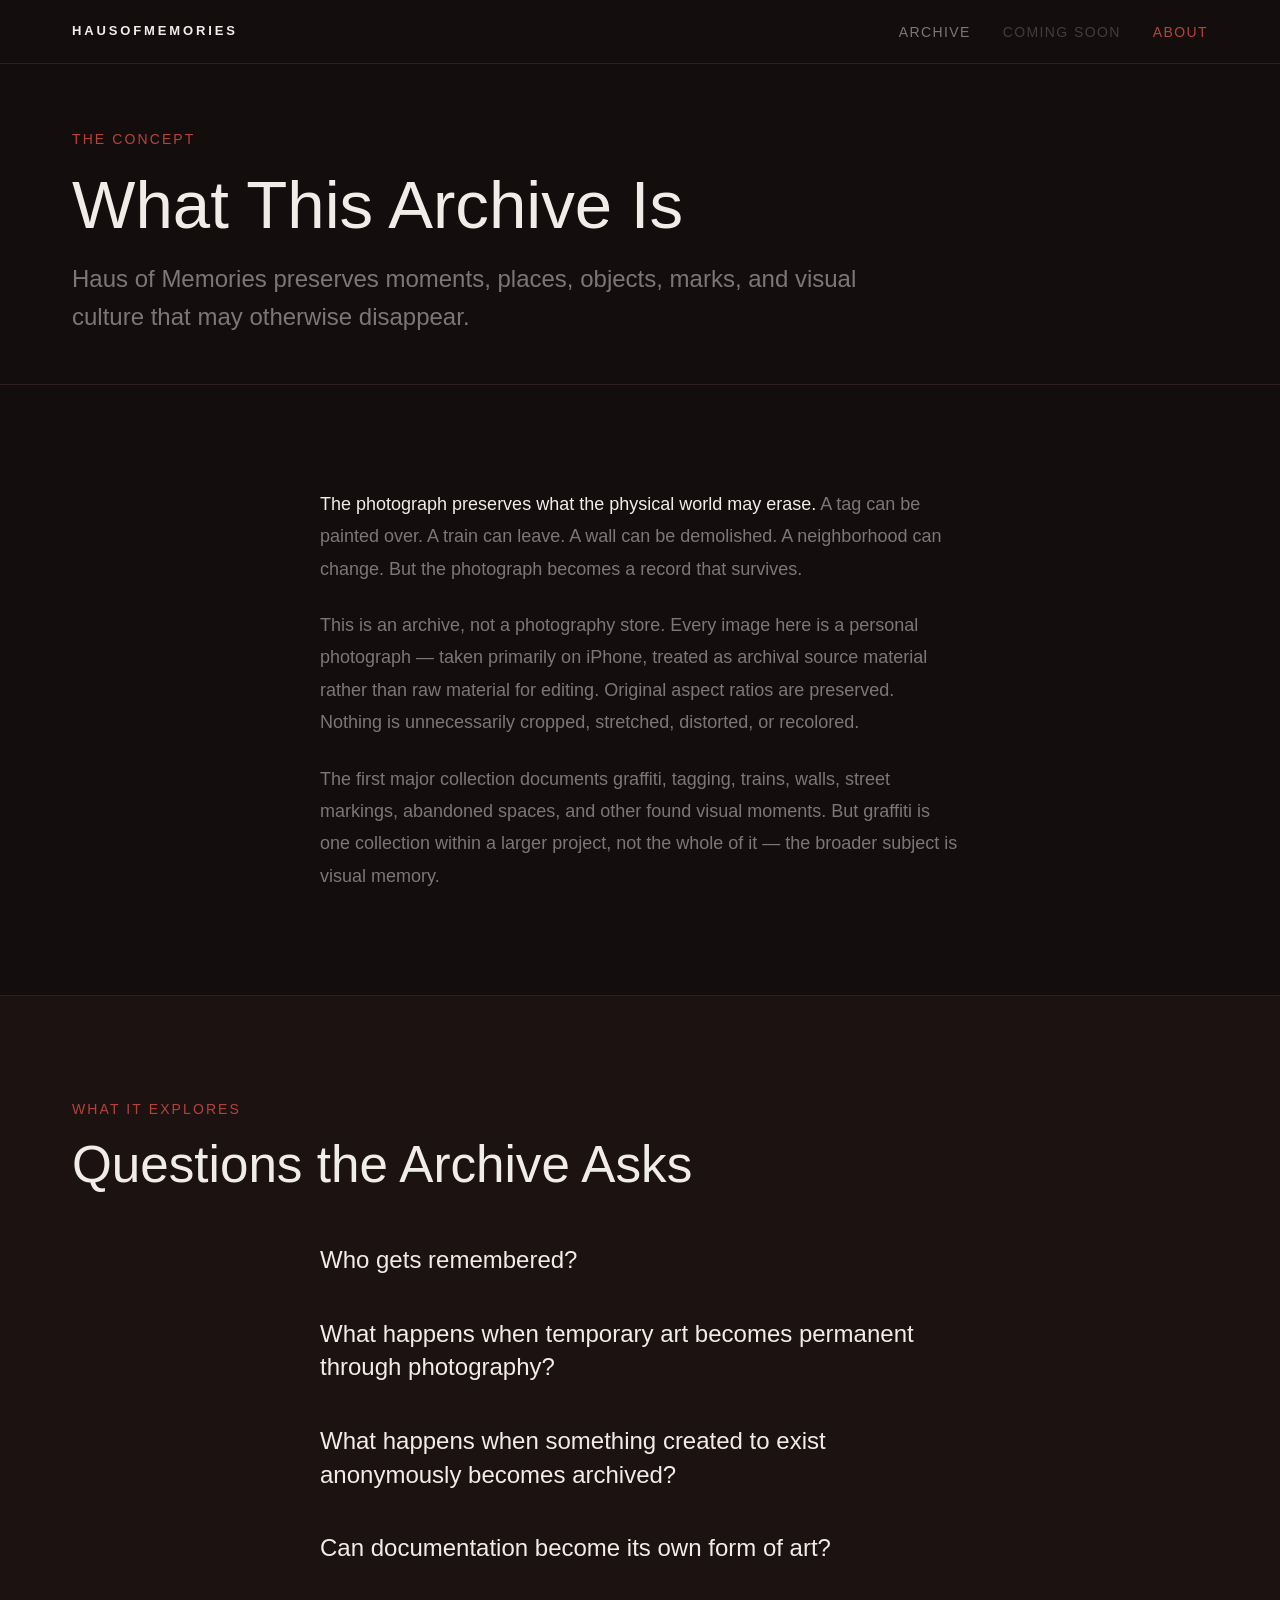
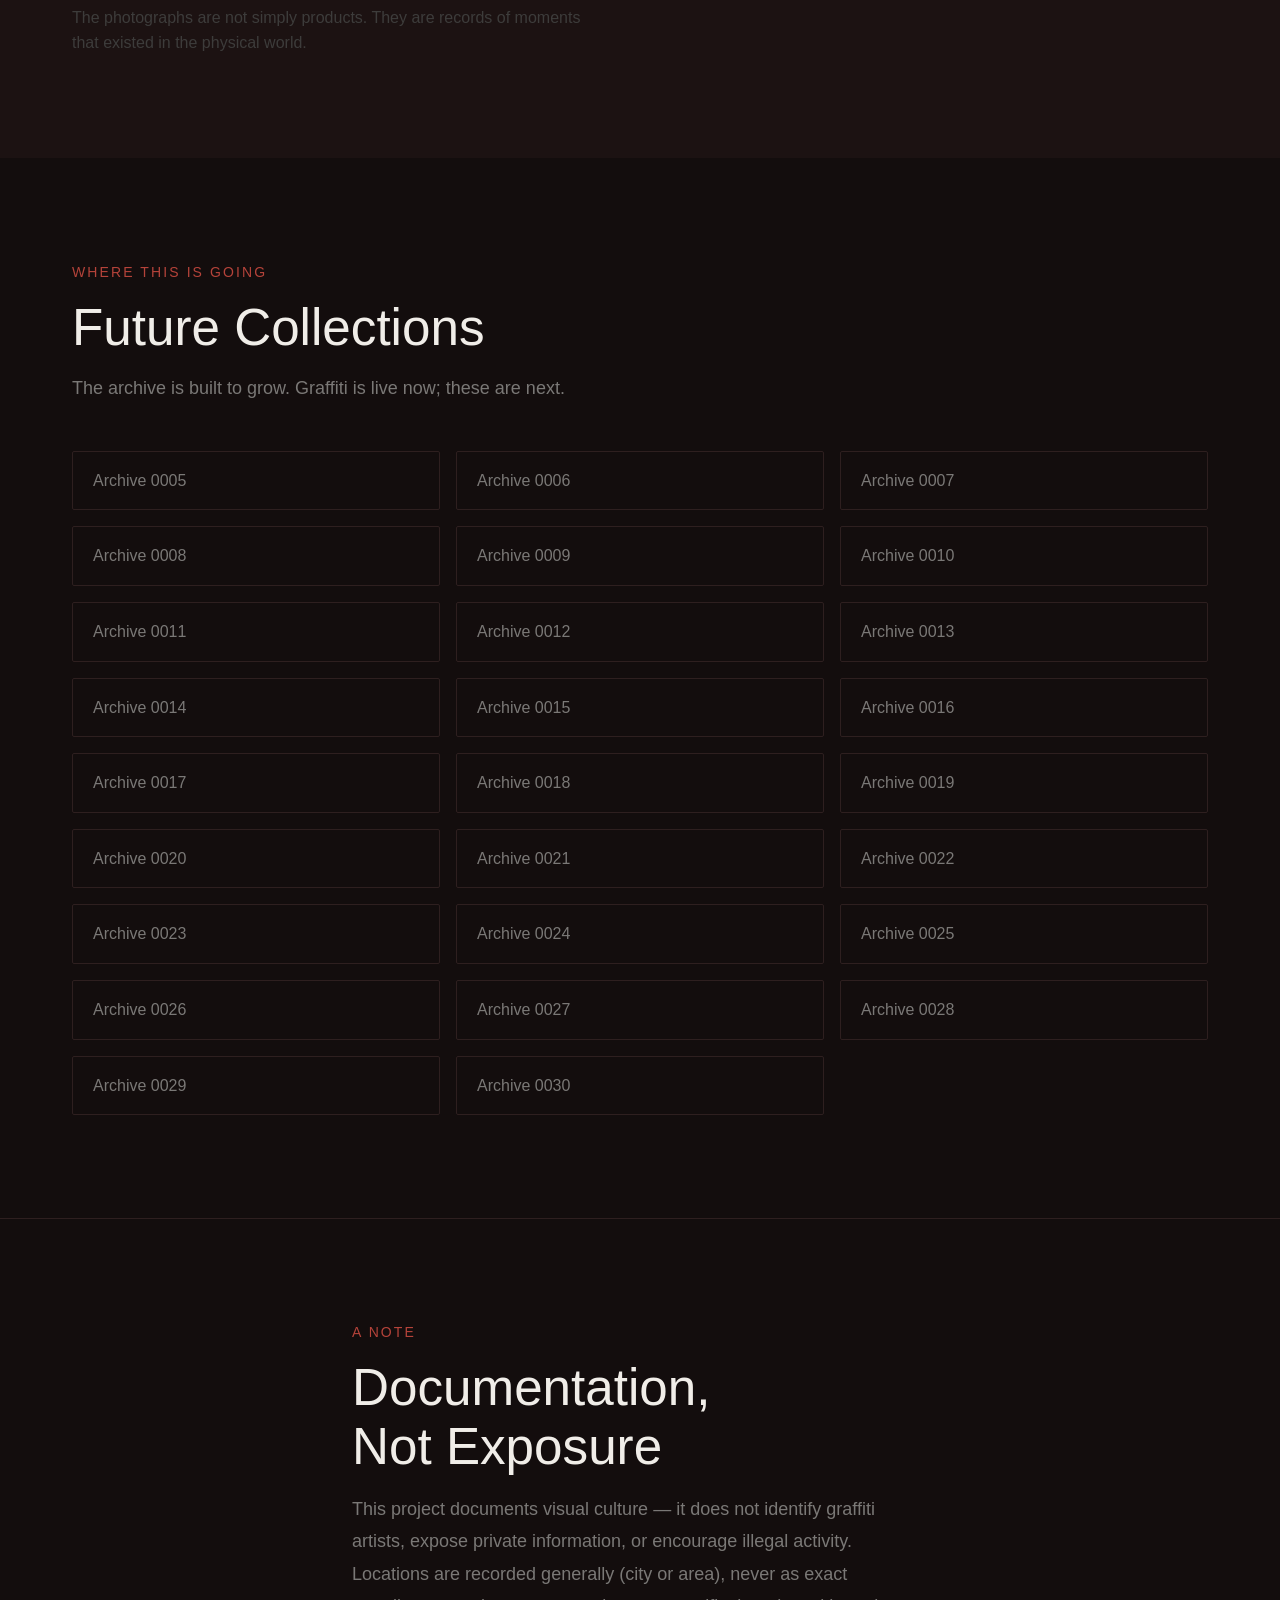
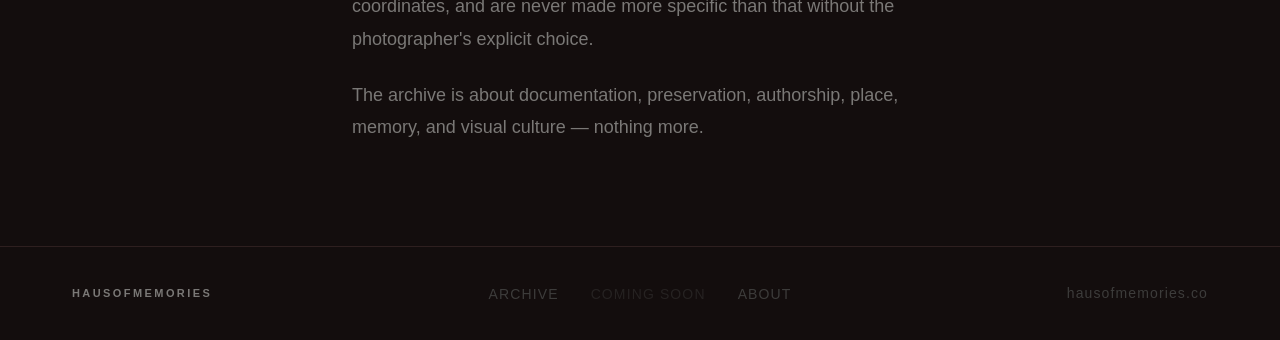
<file: about.html>
<!DOCTYPE html>
<html lang="en">
<head>
  <meta charset="UTF-8" />
  <meta name="viewport" content="width=device-width, initial-scale=1.0" />
  <title>About — Haus of Memories</title>
  <meta name="description" content="Haus of Memories is a photographic archive of visual culture that would otherwise disappear — graffiti, trains, walls, signs, and more." />

  <!-- Fonts: Clash Display (display) + Satoshi (body) from Fontshare -->
  <link href="https://api.fontshare.com/v2/css?f[]=clash-display@400,500,600,700&f[]=satoshi@400,500,700&display=swap" rel="stylesheet" />

  <link rel="stylesheet" href="base.css" />
  <link rel="stylesheet" href="style.css" />
  <script src="archive-data.js"></script>

  <style>
    .prose {
      max-width: var(--content-narrow);
      margin: 0 auto;
    }

    .prose p {
      font-family: var(--font-body);
      font-size: var(--text-base);
      color: var(--color-text-muted);
      line-height: 1.8;
      margin-bottom: var(--space-6);
      max-width: 100%;
    }

    .prose p:last-child { margin-bottom: 0; }

    .prose strong {
      color: var(--color-text);
      font-weight: 500;
    }

    .question-block {
      margin-bottom: var(--space-10);
    }

    .question-block:last-child { margin-bottom: 0; }

    .question-block p {
      font-family: var(--font-display);
      font-size: var(--text-lg);
      font-weight: 500;
      color: var(--color-text);
      line-height: 1.4;
      margin-bottom: 0;
    }

    .roadmap-grid {
      display: grid;
      grid-template-columns: repeat(3, 1fr);
      gap: var(--space-4);
    }

    .roadmap-item {
      font-family: var(--font-body);
      font-size: var(--text-sm);
      color: var(--color-text-muted);
      border: 1px solid var(--color-border);
      border-radius: var(--radius-sm);
      padding: var(--space-4) var(--space-5);
    }

    @media (max-width: 768px) {
      .roadmap-grid { grid-template-columns: 1fr 1fr; }
    }

    @media (max-width: 480px) {
      .roadmap-grid { grid-template-columns: 1fr; }
    }
  </style>
</head>
<body class="page-body">

  <!-- Navigation -->
  <nav class="site-nav" aria-label="Main navigation">
    <div class="nav-inner">
      <a href="index.html" class="nav-wordmark">Hausofmemories</a>
      <ul class="nav-links" role="list">
        <li><a href="galleries.html">Archive</a></li>
        <li><a class="nav-disabled" aria-disabled="true" tabindex="-1">Coming Soon</a></li>
        <li><a href="about.html" class="active">About</a></li>
      </ul>
      <button class="nav-hamburger" aria-label="Open menu" aria-expanded="false" id="hamburger">
        <span></span>
        <span></span>
        <span></span>
      </button>
    </div>
  </nav>

  <!-- Mobile overlay -->
  <div class="nav-overlay" id="navOverlay" aria-hidden="true">
    <a href="index.html">Home</a>
    <a href="galleries.html">Archive</a>
    <a class="nav-disabled" aria-disabled="true" tabindex="-1">Coming Soon</a>
    <a href="about.html">About</a>
  </div>

  <!-- Page Header -->
  <header class="page-header">
    <div class="page-header-inner">
      <p class="section-overline reveal">The Concept</p>
      <h1 class="page-title reveal">What This Archive Is</h1>
      <p class="page-subtitle reveal">Haus of Memories preserves moments, places, objects, marks, and visual culture that may otherwise disappear.</p>
    </div>
  </header>

  <!-- Statement -->
  <section class="section" aria-labelledby="statement-heading">
    <div class="section-inner">
      <div class="prose reveal">
        <p><strong>The photograph preserves what the physical world may erase.</strong> A tag can be painted over. A train can leave. A wall can be demolished. A neighborhood can change. But the photograph becomes a record that survives.</p>
        <p>This is an archive, not a photography store. Every image here is a personal photograph — taken primarily on iPhone, treated as archival source material rather than raw material for editing. Original aspect ratios are preserved. Nothing is unnecessarily cropped, stretched, distorted, or recolored.</p>
        <p>The first major collection documents graffiti, tagging, trains, walls, street markings, abandoned spaces, and other found visual moments. But graffiti is one collection within a larger project, not the whole of it — the broader subject is visual memory.</p>
      </div>
    </div>
  </section>

  <!-- Questions -->
  <section class="section" aria-labelledby="questions-heading" style="border-top: 1px solid var(--color-border); background: var(--color-surface);">
    <div class="section-inner">
      <p class="section-overline reveal">What It Explores</p>
      <h2 class="section-title reveal" id="questions-heading" style="margin-bottom: var(--space-12);">Questions the Archive Asks</h2>
      <div class="prose">
        <div class="question-block reveal"><p>Who gets remembered?</p></div>
        <div class="question-block reveal"><p>What happens when temporary art becomes permanent through photography?</p></div>
        <div class="question-block reveal"><p>What happens when something created to exist anonymously becomes archived?</p></div>
        <div class="question-block reveal"><p>Can documentation become its own form of art?</p></div>
      </div>
      <p class="reveal" style="font-family: var(--font-body); font-size: var(--text-sm); color: var(--color-text-faint); margin-top: var(--space-10); max-width: 60ch;">The photographs are not simply products. They are records of moments that existed in the physical world.</p>
    </div>
  </section>

  <!-- Roadmap -->
  <section class="section" aria-labelledby="roadmap-heading">
    <div class="section-inner">
      <p class="section-overline reveal">Where This Is Going</p>
      <h2 class="section-title reveal" id="roadmap-heading">Future Collections</h2>
      <p class="section-subtitle reveal">The archive is built to grow. Graffiti is live now; these are next.</p>
      <div class="roadmap-grid" id="roadmapGrid"></div>
    </div>
  </section>

  <!-- Ethics -->
  <section class="section" aria-labelledby="ethics-heading" style="border-top: 1px solid var(--color-border);">
    <div class="section-inner" style="max-width: var(--content-narrow); margin: 0 auto;">
      <p class="section-overline reveal">A Note</p>
      <h2 class="section-title reveal" id="ethics-heading">Documentation, Not Exposure</h2>
      <div class="prose reveal">
        <p>This project documents visual culture — it does not identify graffiti artists, expose private information, or encourage illegal activity. Locations are recorded generally (city or area), never as exact coordinates, and are never made more specific than that without the photographer's explicit choice.</p>
        <p>The archive is about documentation, preservation, authorship, place, memory, and visual culture — nothing more.</p>
      </div>
    </div>
  </section>

  <!-- Footer -->
  <footer class="site-footer">
    <div class="footer-inner">
      <a href="index.html" class="footer-wordmark">Hausofmemories</a>
      <nav aria-label="Footer navigation">
        <ul class="footer-nav" role="list">
          <li><a href="galleries.html">Archive</a></li>
          <li><a class="nav-disabled" aria-disabled="true" tabindex="-1">Coming Soon</a></li>
          <li><a href="about.html">About</a></li>
        </ul>
      </nav>
      <span class="footer-domain">hausofmemories.co</span>
    </div>
  </footer>

  <script>
    // Mobile nav
    const hamburger = document.getElementById('hamburger');
    const navOverlay = document.getElementById('navOverlay');

    hamburger.addEventListener('click', () => {
      const isOpen = navOverlay.classList.toggle('open');
      hamburger.classList.toggle('open', isOpen);
      hamburger.setAttribute('aria-expanded', isOpen);
    });

    document.addEventListener('keydown', (e) => {
      if (e.key === 'Escape' && navOverlay.classList.contains('open')) {
        navOverlay.classList.remove('open');
        hamburger.classList.remove('open');
      }
    });

    // Roadmap from collections data (everything not yet live)
    const roadmapGrid = document.getElementById('roadmapGrid');
    ARCHIVE_COLLECTIONS.filter(c => c.status !== 'live').forEach(c => {
      const div = document.createElement('div');
      div.className = 'roadmap-item reveal';
      div.textContent = c.name;
      roadmapGrid.appendChild(div);
    });

    // Scroll reveal
    const observer = new IntersectionObserver((entries) => {
      entries.forEach(entry => {
        if (entry.isIntersecting) {
          entry.target.classList.add('visible');
          observer.unobserve(entry.target);
        }
      });
    }, { threshold: 0.05 });

    document.querySelectorAll('.reveal').forEach(el => observer.observe(el));
  </script>
</body>
</html>
</file>
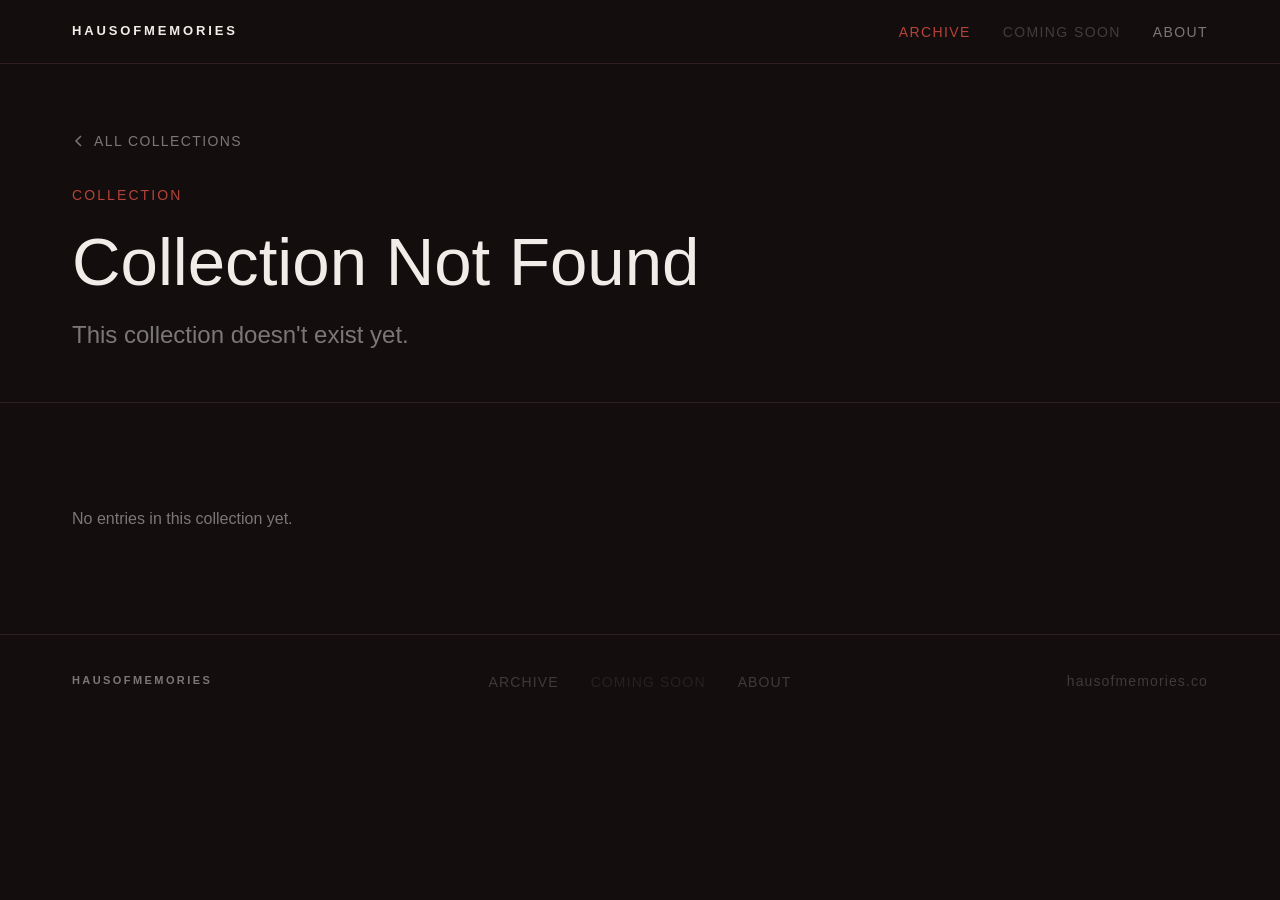
<file: collection.html>
<!DOCTYPE html>
<html lang="en">
<head>
  <meta charset="UTF-8" />
  <meta name="viewport" content="width=device-width, initial-scale=1.0" />
  <title>Collection — Haus of Memories</title>
  <meta name="description" content="Browse a collection in the Haus of Memories archive." />

  <!-- Fonts: Clash Display (display) + Satoshi (body) from Fontshare -->
  <link href="https://api.fontshare.com/v2/css?f[]=clash-display@400,500,600,700&f[]=satoshi@400,500,700&display=swap" rel="stylesheet" />

  <link rel="stylesheet" href="base.css" />
  <link rel="stylesheet" href="style.css" />
  <script src="archive-data.js"></script>
</head>
<body class="page-body">

  <!-- Navigation -->
  <nav class="site-nav" aria-label="Main navigation">
    <div class="nav-inner">
      <a href="index.html" class="nav-wordmark">Hausofmemories</a>
      <ul class="nav-links" role="list">
        <li><a href="galleries.html" class="active">Archive</a></li>
        <li><a class="nav-disabled" aria-disabled="true" tabindex="-1">Coming Soon</a></li>
        <li><a href="about.html">About</a></li>
      </ul>
      <button class="nav-hamburger" aria-label="Open menu" aria-expanded="false" id="hamburger">
        <span></span>
        <span></span>
        <span></span>
      </button>
    </div>
  </nav>

  <!-- Mobile overlay -->
  <div class="nav-overlay" id="navOverlay" aria-hidden="true">
    <a href="index.html">Home</a>
    <a href="galleries.html">Archive</a>
    <a class="nav-disabled" aria-disabled="true" tabindex="-1">Coming Soon</a>
    <a href="about.html">About</a>
  </div>

  <!-- Page Header -->
  <header class="page-header">
    <div class="page-header-inner">
      <a href="galleries.html" style="display:inline-flex;align-items:center;gap:var(--space-2);font-family:var(--font-body);font-size:var(--text-xs);font-weight:500;letter-spacing:0.1em;text-transform:uppercase;color:var(--color-text-muted);text-decoration:none;margin-bottom:var(--space-8);">
        <svg width="14" height="14" viewBox="0 0 14 14" fill="none" stroke="currentColor" stroke-width="1.5"><path d="M9 2L4 7l5 5"/></svg>
        All Collections
      </a>
      <p class="section-overline reveal" id="collectionOverline">Collection</p>
      <h1 class="page-title reveal" id="collectionName">&nbsp;</h1>
      <p class="page-subtitle reveal" id="collectionTagline"></p>
    </div>
  </header>

  <!-- Entries -->
  <section class="section" aria-labelledby="entries-heading">
    <div class="section-inner">
      <div class="archive-grid" id="entriesGrid"></div>
      <p id="emptyState" style="display:none; font-family: var(--font-body); color: var(--color-text-muted); font-size: var(--text-sm);">No entries in this collection yet.</p>
    </div>
  </section>

  <!-- Footer -->
  <footer class="site-footer">
    <div class="footer-inner">
      <a href="index.html" class="footer-wordmark">Hausofmemories</a>
      <nav aria-label="Footer navigation">
        <ul class="footer-nav" role="list">
          <li><a href="galleries.html">Archive</a></li>
          <li><a class="nav-disabled" aria-disabled="true" tabindex="-1">Coming Soon</a></li>
          <li><a href="about.html">About</a></li>
        </ul>
      </nav>
      <span class="footer-domain">hausofmemories.co</span>
    </div>
  </footer>

  <script>
    // Mobile nav
    const hamburger = document.getElementById('hamburger');
    const navOverlay = document.getElementById('navOverlay');

    hamburger.addEventListener('click', () => {
      const isOpen = navOverlay.classList.toggle('open');
      hamburger.classList.toggle('open', isOpen);
      hamburger.setAttribute('aria-expanded', isOpen);
    });

    document.addEventListener('keydown', (e) => {
      if (e.key === 'Escape' && navOverlay.classList.contains('open')) {
        navOverlay.classList.remove('open');
        hamburger.classList.remove('open');
      }
    });

    function archiveThumbHTML(entry) {
      const ratio = (entry.width && entry.height) ? `aspect-ratio:${entry.width}/${entry.height};` : 'aspect-ratio:4/3;';
      if (entry.image) {
        return `<div class="archive-thumb" style="${ratio}"><span class="archive-thumb-id">${entry.id}</span><img src="${entry.image}" alt="${entry.title}" loading="lazy" /></div>`;
      }
      return `<div class="archive-thumb" style="${ratio}"><span class="archive-thumb-id">${entry.id}</span>
        <div class="archive-thumb-placeholder">
          <svg width="32" height="32" viewBox="0 0 32 32" fill="none"><rect x="4" y="4" width="24" height="24" rx="1" stroke="#f0ede8" stroke-width="1.2"/><circle cx="16" cy="16" r="5" stroke="#f0ede8" stroke-width="1.2"/><circle cx="16" cy="16" r="1.5" fill="#f0ede8"/></svg>
        </div></div>`;
    }

    // ── Resolve collection from ?collection= ──
    const params = new URLSearchParams(window.location.search);
    const key = params.get('collection') || 'graffiti';
    const col = getCollection(key);

    if (col) {
      document.title = col.name + ' — Haus of Memories Archive';
      document.getElementById('collectionName').textContent = col.name;
      document.getElementById('collectionTagline').textContent = col.tagline;
    } else {
      document.getElementById('collectionName').textContent = 'Collection Not Found';
      document.getElementById('collectionTagline').textContent = 'This collection doesn\'t exist yet.';
    }

    const entries = getEntriesByCollection(key);
    const grid = document.getElementById('entriesGrid');

    if (entries.length === 0) {
      document.getElementById('emptyState').style.display = 'block';
    } else {
      entries.forEach(entry => {
        const a = document.createElement('a');
        a.href = `item.html?id=${entry.id}`;
        a.className = 'archive-card reveal';
        a.innerHTML = `
          ${archiveThumbHTML(entry)}
          <div class="archive-card-info">
            <div class="archive-card-title">${entry.title}</div>
            <div class="archive-card-sub">${orDefault(entry.generalLocation)}</div>
          </div>`;
        grid.appendChild(a);
      });
    }

    // Scroll reveal
    const observer = new IntersectionObserver((entries) => {
      entries.forEach(entry => {
        if (entry.isIntersecting) {
          entry.target.classList.add('visible');
          observer.unobserve(entry.target);
        }
      });
    }, { threshold: 0.05 });

    document.querySelectorAll('.reveal').forEach(el => observer.observe(el));
  </script>
</body>
</html>
</file>
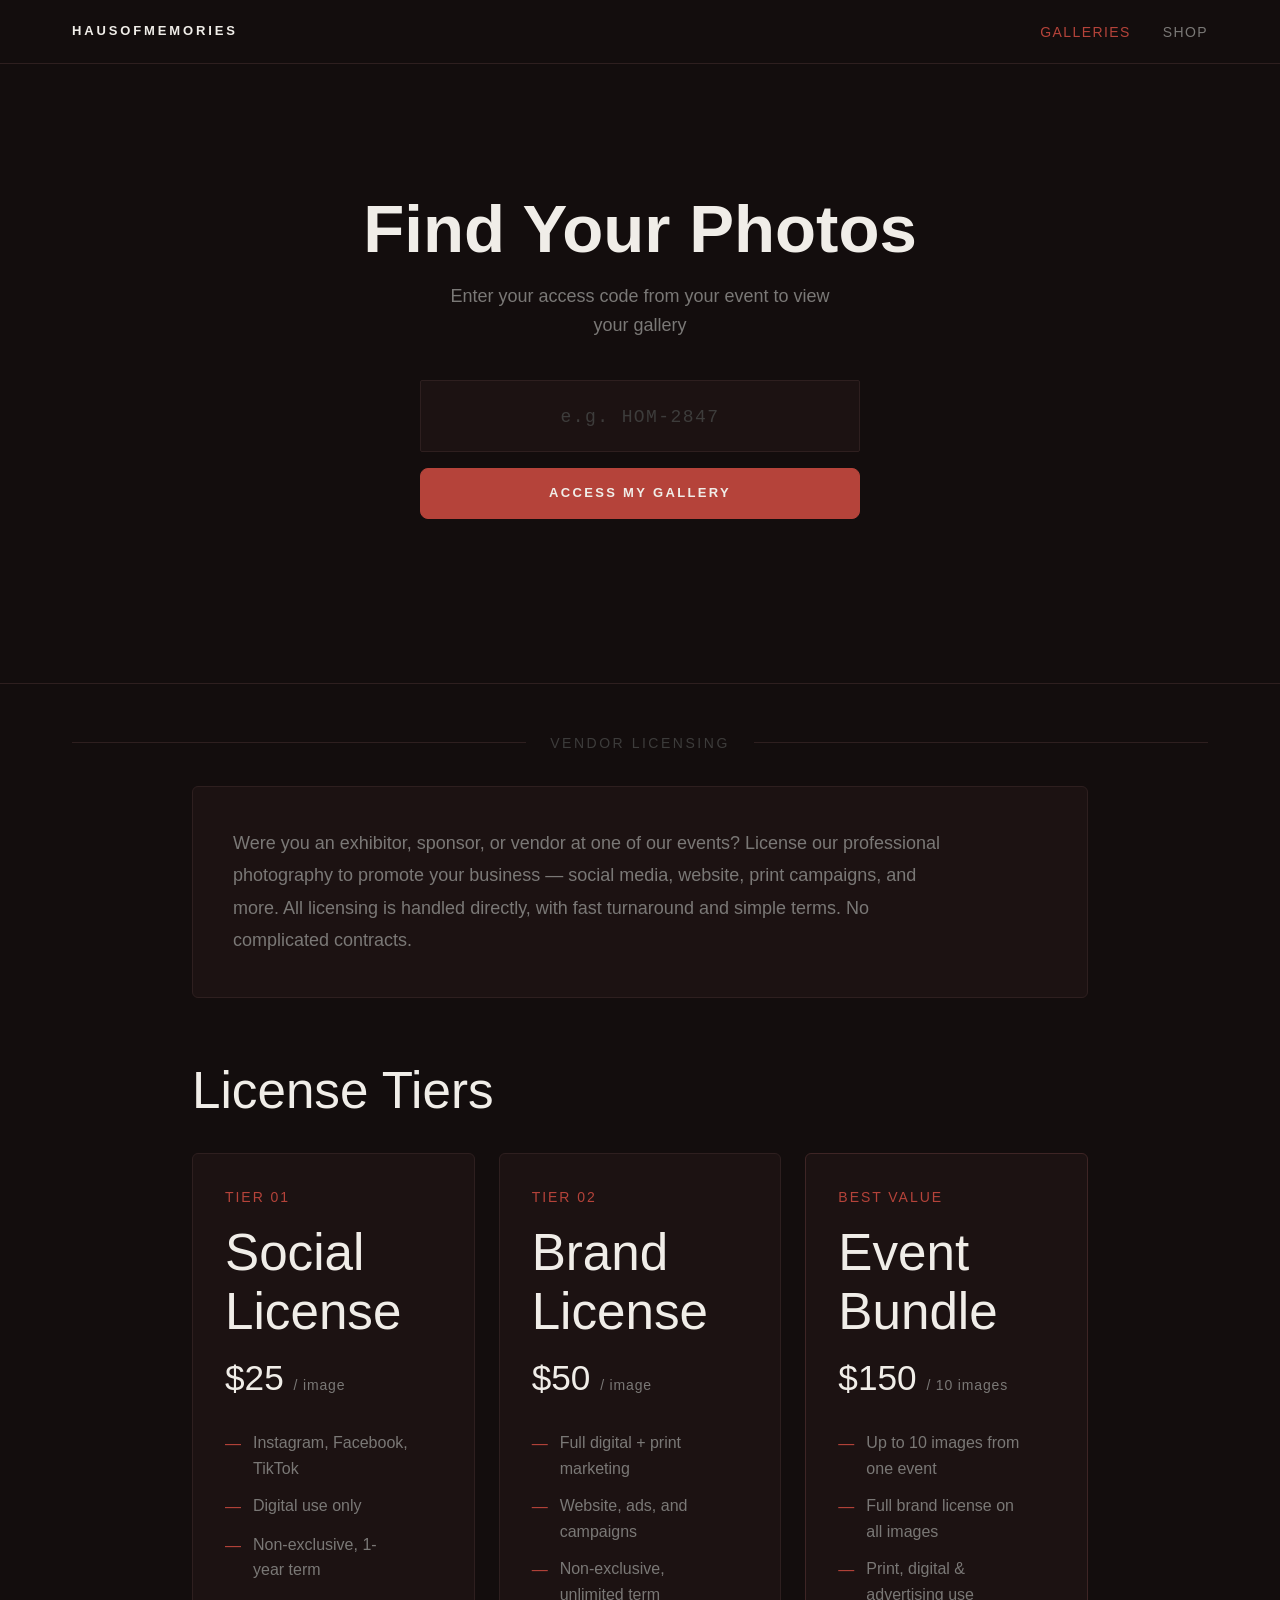
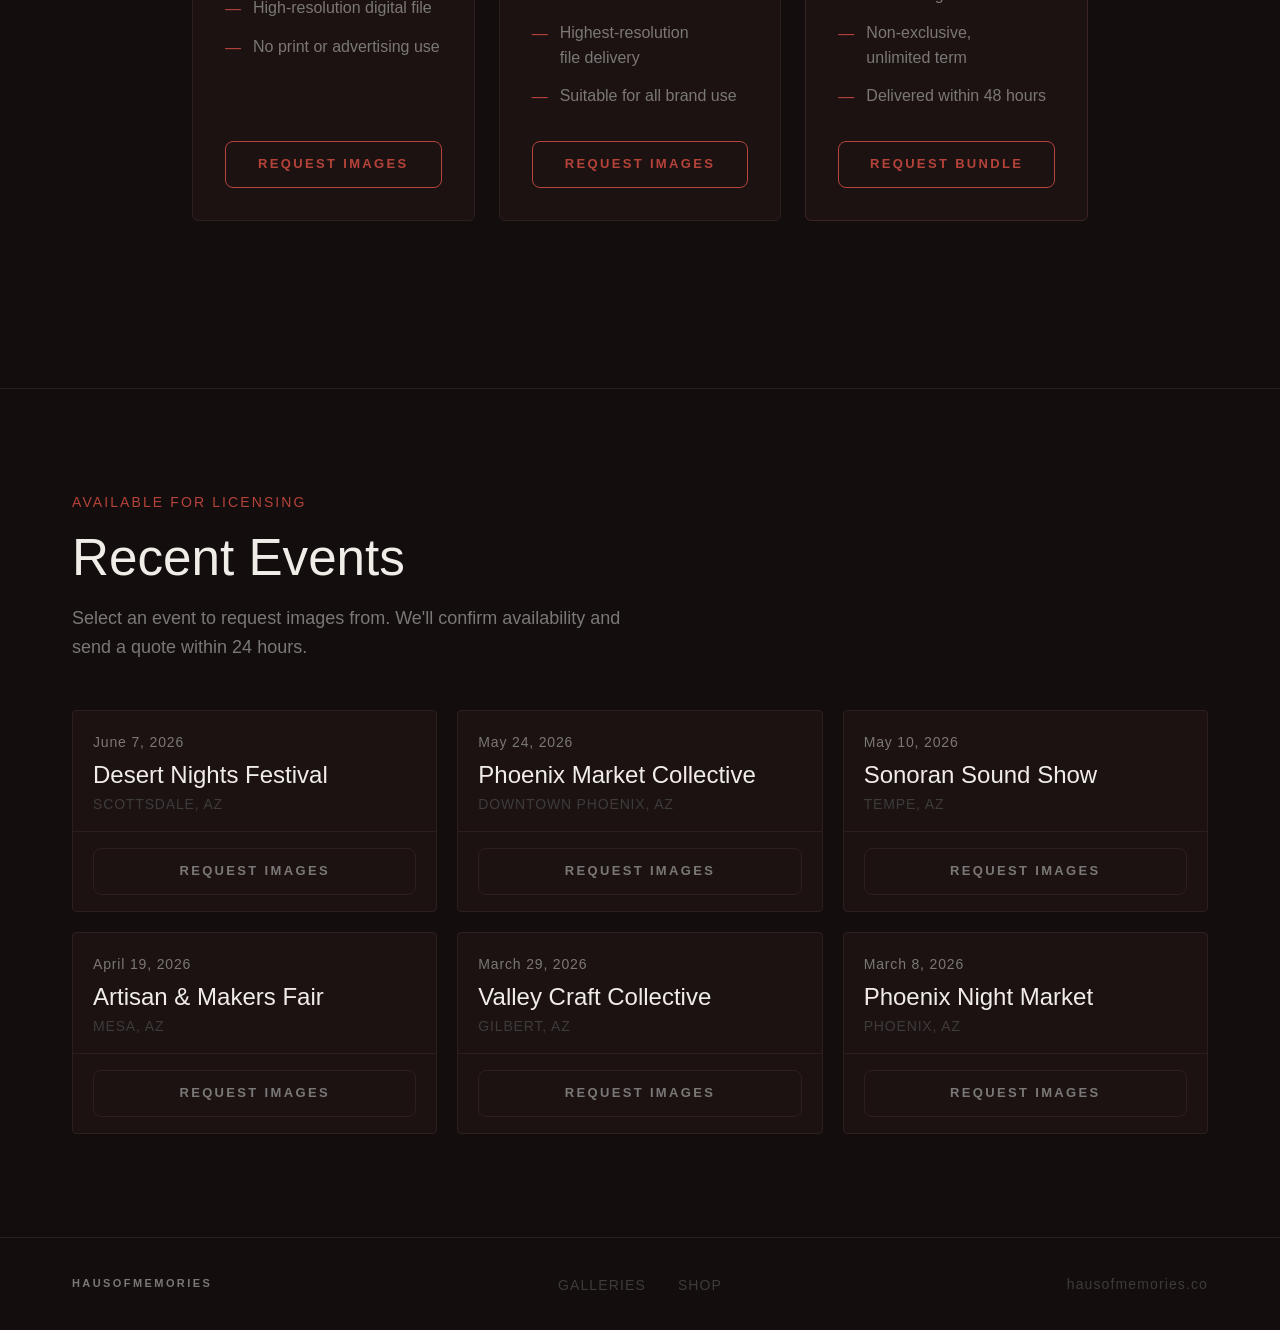
<file: galleries.html>
<!DOCTYPE html>
<html lang="en">
<head>
  <meta charset="UTF-8" />
  <meta name="viewport" content="width=device-width, initial-scale=1.0" />
  <title>Galleries — Haus of Memories</title>
  <meta name="description" content="Find your event photos or license professional event photography for your brand." />

  <!-- Fonts: Clash Display (display) + Satoshi (body) from Fontshare -->
  <link href="https://api.fontshare.com/v2/css?f[]=clash-display@400,500,600,700&f[]=satoshi@400,500,700&display=swap" rel="stylesheet" />

  <link rel="stylesheet" href="base.css" />
  <link rel="stylesheet" href="style.css" />

  <style>
    /* ── Customer Gallery Finder ── */
    .gallery-finder {
      padding-block: clamp(var(--space-16), 10vw, var(--space-32));
      border-bottom: 1px solid var(--color-border);
      display: flex;
      align-items: center;
      min-height: 50vh;
    }

    .gallery-finder-inner {
      max-width: var(--content-narrow);
      margin: 0 auto;
      padding: 0 var(--space-8);
      text-align: center;
      width: 100%;
    }

    .finder-heading {
      font-family: var(--font-display);
      font-size: var(--text-3xl);
      font-weight: 600;
      color: var(--color-text);
      margin-bottom: var(--space-4);
      line-height: 1.1;
    }

    .finder-subheading {
      font-family: var(--font-body);
      font-size: var(--text-base);
      color: var(--color-text-muted);
      margin-bottom: var(--space-10);
      line-height: 1.6;
      max-width: 46ch;
      margin-left: auto;
      margin-right: auto;
    }

    .finder-form {
      display: flex;
      flex-direction: column;
      align-items: center;
      gap: var(--space-4);
    }

    .finder-input-wrap {
      width: 100%;
      max-width: 440px;
      position: relative;
    }

    .finder-input {
      width: 100%;
      padding: var(--space-4) var(--space-6);
      background: var(--color-surface);
      border: 1px solid var(--color-border);
      border-radius: var(--radius-sm);
      color: var(--color-text);
      font-family: var(--font-mono);
      font-size: var(--text-lg);
      letter-spacing: 0.1em;
      text-align: center;
      transition: border-color var(--transition);
    }

    .finder-input::placeholder {
      color: var(--color-text-faint);
      font-size: var(--text-base);
      letter-spacing: 0.08em;
    }

    .finder-input:focus {
      outline: none;
      border-color: var(--color-accent);
    }

    .finder-btn {
      padding: 14px var(--space-10);
      font-family: var(--font-display);
      font-size: 13px;
      font-weight: 600;
      letter-spacing: 0.18em;
      text-transform: uppercase;
      background: var(--color-accent);
      border: 1px solid var(--color-accent);
      color: var(--color-text);
      border-radius: 8px;
      cursor: pointer;
      transition: background var(--transition), border-color var(--transition);
      width: 100%;
      max-width: 440px;
      box-sizing: border-box;
      animation: glitch-btn 5.4s steps(1) infinite 2.8s;
    }

    .finder-btn:hover {
      background: var(--color-accent-hover);
      border-color: var(--color-accent-hover);
    }

    .finder-error {
      font-family: var(--font-body);
      font-size: var(--text-sm);
      color: var(--color-accent);
      opacity: 0;
      height: 20px;
      transition: opacity var(--transition);
    }

    .finder-error.show {
      opacity: 1;
    }

    /* ── Vendor Section Divider ── */
    .vendor-section-label {
      display: flex;
      align-items: center;
      gap: var(--space-6);
      padding: var(--space-12) var(--space-8) var(--space-8);
      max-width: var(--content-wide);
      margin: 0 auto;
    }

    .vendor-section-label::before,
    .vendor-section-label::after {
      content: '';
      flex: 1;
      height: 1px;
      background: var(--color-border);
    }

    .vendor-section-label-text {
      font-family: var(--font-body);
      font-size: var(--text-xs);
      font-weight: 500;
      letter-spacing: 0.18em;
      text-transform: uppercase;
      color: var(--color-text-faint);
      white-space: nowrap;
    }

    /* ── License Tier Cards ── */
    .license-grid {
      display: grid;
      grid-template-columns: repeat(3, 1fr);
      gap: var(--space-6);
      margin-bottom: var(--space-16);
    }

    @media (max-width: 900px) {
      .license-grid {
        grid-template-columns: 1fr;
      }
    }

    .license-card {
      background: var(--color-surface);
      border: 1px solid var(--color-border);
      border-radius: var(--radius-lg);
      padding: var(--space-8);
      position: relative;
      transition: border-color var(--transition);
      display: flex;
      flex-direction: column;
    }

    .license-card:hover {
      border-color: #3e2525;
    }

    .license-card--premium {
      border-color: #3e2525;
    }

    .license-tier-label {
      font-family: var(--font-body);
      font-size: var(--text-xs);
      font-weight: 500;
      letter-spacing: 0.14em;
      text-transform: uppercase;
      color: var(--color-accent);
      margin-bottom: var(--space-4);
    }

    .license-tier-name {
      font-family: var(--font-display);
      font-size: var(--text-2xl);
      font-weight: 500;
      color: var(--color-text);
      margin-bottom: var(--space-2);
    }

    .license-price {
      font-family: var(--font-display);
      font-size: var(--text-xl);
      color: var(--color-text);
      margin-bottom: var(--space-6);
    }

    .license-price span {
      font-family: var(--font-body);
      font-size: var(--text-xs);
      color: var(--color-text-muted);
      font-weight: 400;
      letter-spacing: 0.06em;
    }

    .license-features {
      list-style: none;
      display: flex;
      flex-direction: column;
      gap: var(--space-3);
      margin-bottom: var(--space-8);
      flex: 1;
    }

    .license-features li {
      font-family: var(--font-body);
      font-size: var(--text-sm);
      color: var(--color-text-muted);
      display: flex;
      align-items: flex-start;
      gap: var(--space-3);
    }

    .license-features li::before {
      content: '—';
      color: var(--color-accent);
      flex-shrink: 0;
      margin-top: 1px;
    }

    /* ── Intro Block ── */
    .intro-block {
      background: var(--color-surface);
      border: 1px solid var(--color-border);
      border-radius: var(--radius-lg);
      padding: var(--space-10);
      margin-bottom: var(--space-16);
    }

    .intro-block p {
      font-family: var(--font-body);
      font-size: var(--text-base);
      color: var(--color-text-muted);
      line-height: 1.8;
      max-width: 72ch;
    }

    /* ── Browse Events ── */
    .vendor-event-grid {
      display: grid;
      grid-template-columns: repeat(3, 1fr);
      gap: var(--space-5);
    }

    .vendor-event-card {
      background: var(--color-surface);
      border: 1px solid var(--color-border);
      border-radius: var(--radius-md);
      overflow: hidden;
      transition: border-color var(--transition);
    }

    .vendor-event-card:hover {
      border-color: #3e2525;
    }

    .vendor-event-header {
      padding: var(--space-5) var(--space-5) var(--space-4);
      border-bottom: 1px solid var(--color-border);
    }

    .vendor-event-date {
      font-family: var(--font-body);
      font-size: var(--text-xs);
      color: var(--color-text-muted);
      letter-spacing: 0.06em;
      margin-bottom: var(--space-2);
    }

    .vendor-event-name {
      font-family: var(--font-display);
      font-size: var(--text-lg);
      font-weight: 500;
      color: var(--color-text);
      margin-bottom: var(--space-1);
    }

    .vendor-event-location {
      font-family: var(--font-body);
      font-size: var(--text-xs);
      color: var(--color-text-faint);
      letter-spacing: 0.06em;
      text-transform: uppercase;
    }

    .vendor-event-footer {
      padding: var(--space-4) var(--space-5);
    }

    .vendor-event-footer .btn {
      width: 100%;
      justify-content: center;
    }

    /* ── Modal form ── */
    .modal-success {
      display: none;
      text-align: center;
      padding: var(--space-8) 0 var(--space-4);
    }

    .modal-success.show {
      display: block;
    }

    .modal-success-icon {
      width: 48px;
      height: 48px;
      border: 1px solid var(--color-accent);
      border-radius: 50%;
      display: flex;
      align-items: center;
      justify-content: center;
      margin: 0 auto var(--space-4);
      color: var(--color-accent);
      font-size: 20px;
    }

    .modal-success-title {
      font-family: var(--font-display);
      font-size: var(--text-xl);
      color: var(--color-text);
      margin-bottom: var(--space-3);
    }

    .modal-success-text {
      font-family: var(--font-body);
      font-size: var(--text-sm);
      color: var(--color-text-muted);
      max-width: 38ch;
      margin: 0 auto;
    }

    @media (max-width: 768px) {
      .license-grid {
        grid-template-columns: 1fr;
      }

      .vendor-event-grid {
        grid-template-columns: 1fr;
      }
    }
  </style>
</head>
<body class="page-body">

  <!-- Navigation -->
  <nav class="site-nav" aria-label="Main navigation">
    <div class="nav-inner">
      <a href="index.html" class="nav-wordmark">HAUSOFMEMORIES</a>
      <ul class="nav-links" role="list">
        
        <li><a href="galleries.html" class="active">Galleries</a></li>
        <li><a href="shop.html">Shop</a></li>
      </ul>
      <button class="nav-hamburger" aria-label="Open menu" aria-expanded="false" id="hamburger">
        <span></span>
        <span></span>
        <span></span>
      </button>
    </div>
  </nav>

  <!-- Mobile overlay -->
  <div class="nav-overlay" id="navOverlay" aria-hidden="true">
    <a href="index.html">Home</a>
    <a href="galleries.html">Galleries</a>
    <a href="shop.html">Shop</a>
  </div>

  <!-- ── CUSTOMER GALLERY FINDER (top half) ── -->
  <section class="gallery-finder" aria-labelledby="finder-heading">
    <div class="gallery-finder-inner">
      <h1 class="finder-heading" id="finder-heading">Find Your Photos</h1>
      <p class="finder-subheading">Enter your access code from your event to view your gallery</p>
      <form class="finder-form" id="finderForm" onsubmit="handleFinder(event)" novalidate>
        <div class="finder-input-wrap">
          <input
            class="finder-input"
            type="text"
            id="accessCodeInput"
            placeholder="e.g. HOM-2847"
            autocomplete="off"
            spellcheck="false"
            aria-label="Access code"
          />
        </div>
        <button type="submit" class="finder-btn">Access My Gallery</button>
        <p class="finder-error" id="finderError" role="alert">Gallery not found. Please check your access code.</p>
      </form>
    </div>
  </section>

  <!-- ── VENDOR LICENSING SECTION (below) ── -->
  <div class="vendor-section-label" aria-hidden="true">
    <span class="vendor-section-label-text">Vendor Licensing</span>
  </div>

  <!-- Intro Copy -->
  <section class="section" aria-label="About vendor licensing" style="padding-top: 0;">
    <div class="section-inner--narrow">
      <div class="intro-block reveal">
        <p>Were you an exhibitor, sponsor, or vendor at one of our events? License our professional photography to promote your business — social media, website, print campaigns, and more. All licensing is handled directly, with fast turnaround and simple terms. No complicated contracts.</p>
      </div>

      <!-- License Tiers -->
      <h2 class="section-title reveal" style="margin-bottom: var(--space-8);">License Tiers</h2>
      <div class="license-grid" style="grid-template-columns: repeat(3, 1fr);">

        <div class="license-card reveal">
          <p class="license-tier-label">Tier 01</p>
          <h3 class="license-tier-name">Social License</h3>
          <p class="license-price">$25 <span>/ image</span></p>
          <ul class="license-features" role="list">
            <li>Instagram, Facebook, TikTok</li>
            <li>Digital use only</li>
            <li>Non-exclusive, 1-year term</li>
            <li>High-resolution digital file</li>
            <li>No print or advertising use</li>
          </ul>
          <button class="btn btn-accent" style="margin-top: auto; width: 100%; animation:glitch-btn 11s steps(1) infinite 9.8s;" onclick="openModal('Social License')">Request Images</button>
        </div>

        <div class="license-card reveal">
          <p class="license-tier-label">Tier 02</p>
          <h3 class="license-tier-name">Brand License</h3>
          <p class="license-price">$50 <span>/ image</span></p>
          <ul class="license-features" role="list">
            <li>Full digital + print marketing</li>
            <li>Website, ads, and campaigns</li>
            <li>Non-exclusive, unlimited term</li>
            <li>Highest-resolution file delivery</li>
            <li>Suitable for all brand use</li>
          </ul>
          <button class="btn btn-accent" style="margin-top: auto; width: 100%; animation:glitch-btn 29s steps(1) infinite 4.4s;" onclick="openModal('Brand License')">Request Images</button>
        </div>

        <div class="license-card license-card--premium reveal">
          <p class="license-tier-label">Best Value</p>
          <h3 class="license-tier-name">Event Bundle</h3>
          <p class="license-price">$150 <span>/ 10 images</span></p>
          <ul class="license-features" role="list">
            <li>Up to 10 images from one event</li>
            <li>Full brand license on all images</li>
            <li>Print, digital &amp; advertising use</li>
            <li>Non-exclusive, unlimited term</li>
            <li>Delivered within 48 hours</li>
          </ul>
          <button class="btn btn-accent" style="margin-top: auto; width: 100%; animation:glitch-btn 17s steps(1) infinite 16.1s;" onclick="openModal('Event Bundle')">Request Bundle</button>
        </div>

      </div>
    </div>
  </section>

  <!-- Browse Events -->
  <section class="section" aria-labelledby="events-browse-heading" style="border-top: 1px solid var(--color-border);">
    <div class="section-inner">
      <p class="section-overline reveal">Available for Licensing</p>
      <h2 class="section-title reveal" id="events-browse-heading">Recent Events</h2>
      <p class="section-subtitle reveal">Select an event to request images from. We'll confirm availability and send a quote within 24 hours.</p>

      <div class="vendor-event-grid">

        <article class="vendor-event-card reveal">
          <div class="vendor-event-header">
            <p class="vendor-event-date">June 7, 2026</p>
            <h3 class="vendor-event-name">Desert Nights Festival</h3>
            <p class="vendor-event-location">Scottsdale, AZ</p>
          </div>
          <div class="vendor-event-footer">
            <button class="btn" style="animation:glitch-btn 34s steps(1) infinite 1.8s;" onclick="openModal('', 'Desert Nights Festival')">Request Images</button>
          </div>
        </article>

        <article class="vendor-event-card reveal">
          <div class="vendor-event-header">
            <p class="vendor-event-date">May 24, 2026</p>
            <h3 class="vendor-event-name">Phoenix Market Collective</h3>
            <p class="vendor-event-location">Downtown Phoenix, AZ</p>
          </div>
          <div class="vendor-event-footer">
            <button class="btn" style="animation:glitch-btn 22s steps(1) infinite 13.5s;" onclick="openModal('', 'Phoenix Market Collective')">Request Images</button>
          </div>
        </article>

        <article class="vendor-event-card reveal">
          <div class="vendor-event-header">
            <p class="vendor-event-date">May 10, 2026</p>
            <h3 class="vendor-event-name">Sonoran Sound Show</h3>
            <p class="vendor-event-location">Tempe, AZ</p>
          </div>
          <div class="vendor-event-footer">
            <button class="btn" style="animation:glitch-btn 14s steps(1) infinite 7.2s;" onclick="openModal('', 'Sonoran Sound Show')">Request Images</button>
          </div>
        </article>

        <article class="vendor-event-card reveal">
          <div class="vendor-event-header">
            <p class="vendor-event-date">April 19, 2026</p>
            <h3 class="vendor-event-name">Artisan &amp; Makers Fair</h3>
            <p class="vendor-event-location">Mesa, AZ</p>
          </div>
          <div class="vendor-event-footer">
            <button class="btn" style="animation:glitch-btn 26s steps(1) infinite 19.6s;" onclick="openModal('', 'Artisan & Makers Fair')">Request Images</button>
          </div>
        </article>

        <article class="vendor-event-card reveal">
          <div class="vendor-event-header">
            <p class="vendor-event-date">March 29, 2026</p>
            <h3 class="vendor-event-name">Valley Craft Collective</h3>
            <p class="vendor-event-location">Gilbert, AZ</p>
          </div>
          <div class="vendor-event-footer">
            <button class="btn" style="animation:glitch-btn 18s steps(1) infinite 6.7s;" onclick="openModal('', 'Valley Craft Collective')">Request Images</button>
          </div>
        </article>

        <article class="vendor-event-card reveal">
          <div class="vendor-event-header">
            <p class="vendor-event-date">March 8, 2026</p>
            <h3 class="vendor-event-name">Phoenix Night Market</h3>
            <p class="vendor-event-location">Phoenix, AZ</p>
          </div>
          <div class="vendor-event-footer">
            <button class="btn" style="animation:glitch-btn 32s steps(1) infinite 12.3s;" onclick="openModal('', 'Phoenix Night Market')">Request Images</button>
          </div>
        </article>

      </div>
    </div>
  </section>

  <!-- Footer -->
  <footer class="site-footer">
    <div class="footer-inner">
      <a href="index.html" class="footer-wordmark">HAUSOFMEMORIES</a>
      <nav aria-label="Footer navigation">
        <ul class="footer-nav" role="list">
          
          <li><a href="galleries.html">Galleries</a></li>
          <li><a href="shop.html">Shop</a></li>
        </ul>
      </nav>
      <span class="footer-domain">hausofmemories.co</span>
    </div>
  </footer>

  <!-- Inquiry Modal -->
  <div class="modal-overlay" id="inquiryModal" role="dialog" aria-modal="true" aria-labelledby="modal-title">
    <div class="modal">
      <div class="modal-header">
        <h2 class="modal-title" id="modal-title">Image Request</h2>
        <button class="modal-close" onclick="closeModal()" aria-label="Close">&times;</button>
      </div>
      <div class="modal-body">
        <div id="modalForm">
          <form id="inquiryForm" onsubmit="handleSubmit(event)">
            <div class="form-group">
              <label class="form-label" for="fname">Name</label>
              <input class="form-input" type="text" id="fname" name="name" required placeholder="Your full name" />
            </div>
            <div class="form-group">
              <label class="form-label" for="fbusiness">Business Name</label>
              <input class="form-input" type="text" id="fbusiness" name="business" required placeholder="Your business or brand" />
            </div>
            <div class="form-group">
              <label class="form-label" for="femail">Email</label>
              <input class="form-input" type="email" id="femail" name="email" required placeholder="business@example.com" />
            </div>
            <div class="form-group">
              <label class="form-label" for="fevent">Event Name</label>
              <input class="form-input" type="text" id="fevent" name="event" required placeholder="Which event?" />
            </div>
            <div class="form-group">
              <label class="form-label" for="fuse">Intended Use</label>
              <input class="form-input" type="text" id="fuse" name="use" placeholder="e.g. Website, social media, print ad" />
            </div>
            <div class="form-group">
              <label class="form-label" for="fnotes">Notes</label>
              <textarea class="form-textarea" id="fnotes" name="notes" placeholder="Any additional details, specific shots you remember, number of images needed..."></textarea>
            </div>
            <button type="submit" class="btn btn-filled" style="width: 100%; justify-content: center;">Submit Inquiry</button>
          </form>
        </div>
        <div class="modal-success" id="modalSuccess">
          <div class="modal-success-icon">✓</div>
          <h3 class="modal-success-title">Inquiry Received</h3>
          <p class="modal-success-text">We'll be in touch within 24 hours with pricing and availability.</p>
        </div>
      </div>
    </div>
  </div>

  <script>
    // Mobile nav
    const hamburger = document.getElementById('hamburger');
    const navOverlay = document.getElementById('navOverlay');

    hamburger.addEventListener('click', () => {
      const isOpen = navOverlay.classList.toggle('open');
      hamburger.classList.toggle('open', isOpen);
      hamburger.setAttribute('aria-expanded', isOpen);
    });

    document.addEventListener('keydown', (e) => {
      if (e.key === 'Escape') {
        if (navOverlay.classList.contains('open')) {
          navOverlay.classList.remove('open');
          hamburger.classList.remove('open');
        }
        closeModal();
      }
    });

    // Auto-fill access code from QR scan URL param (?code=HOM-XXXX)
    (function() {
      const params = new URLSearchParams(window.location.search);
      const code = params.get('code');
      if (code) {
        const input = document.getElementById('accessCodeInput');
        input.value = code.toUpperCase();
        // Short delay so page renders first, then auto-submit
        setTimeout(() => {
          const normalized = code.trim().toUpperCase();
          if (normalized === 'HOM-2847' || normalized === 'HOM2847') {
            window.location.href = 'gallery-demo.html';
          }
          // For real sessions: submit the form (future backend lookup)
          // For now just pre-fills so customer sees their code ready
        }, 300);
      }
    })();

    // Gallery Finder — demo: HOM-2847 redirects to gallery-demo.html, anything else shows error
    function handleFinder(e) {
      e.preventDefault();
      const code = document.getElementById('accessCodeInput').value.trim().toUpperCase();
      const errorEl = document.getElementById('finderError');

      // Demo: treat HOM-2847 as valid
      if (code === 'HOM-2847' || code === 'HOM2847') {
        window.location.href = 'gallery-demo.html';
        return;
      }

      // Show error for anything else
      errorEl.classList.add('show');
      setTimeout(() => errorEl.classList.remove('show'), 4000);
    }

    // Also allow pressing Enter to clear the error when typing again
    document.getElementById('accessCodeInput').addEventListener('input', () => {
      document.getElementById('finderError').classList.remove('show');
    });

    // Vendor inquiry modal
    function openModal(licenseType = '', eventName = '') {
      const modal = document.getElementById('inquiryModal');
      const eventInput = document.getElementById('fevent');
      if (eventName) eventInput.value = eventName;
      document.getElementById('modalForm').style.display = '';
      document.getElementById('modalSuccess').classList.remove('show');
      modal.classList.add('open');
      document.getElementById('fname').focus();
    }

    function closeModal() {
      document.getElementById('inquiryModal').classList.remove('open');
    }

    document.getElementById('inquiryModal').addEventListener('click', (e) => {
      if (e.target === e.currentTarget) closeModal();
    });

    function handleSubmit(e) {
      e.preventDefault();
      document.getElementById('modalForm').style.display = 'none';
      document.getElementById('modalSuccess').classList.add('show');
    }

    // Scroll reveal
    const observer = new IntersectionObserver((entries) => {
      entries.forEach(entry => {
        if (entry.isIntersecting) {
          entry.target.classList.add('visible');
          observer.unobserve(entry.target);
        }
      });
    }, { threshold: 0.1 });

    document.querySelectorAll('.reveal').forEach(el => observer.observe(el));
  </script>
<style>
  .nav-wordmark .wm-letter {
    display: inline-block;
    transition: max-width 0.4s ease, opacity 0.4s ease, letter-spacing 0.4s ease;
    max-width: 1.2em;
    overflow: hidden;
    vertical-align: bottom;
  }
  .nav-wordmark .wm-letter.collapsed {
    max-width: 0;
    opacity: 0;
    letter-spacing: 0;
  }
</style>
<script>
(function() {
  const el = document.querySelector('.nav-wordmark');
  if (!el) return;
  const keepIndices = new Set([0, 4, 6, 12]);
  const text = el.textContent.trim();
  el.textContent = '';
  const spans = text.split('').map((char, i) => {
    const s = document.createElement('span');
    s.className = 'wm-letter';
    s.textContent = char;
    el.appendChild(s);
    return s;
  });
  function collapseToHome() {
    spans.forEach((s, i) => { if (!keepIndices.has(i)) s.classList.add('collapsed'); });
    setTimeout(() => { keepIndices.forEach(i => spans[i].style.letterSpacing = '0.38em'); }, 420);
  }
  function expandToFull() {
    keepIndices.forEach(i => spans[i].style.letterSpacing = '');
    setTimeout(() => { spans.forEach((s, i) => { if (!keepIndices.has(i)) s.classList.remove('collapsed'); }); }, 60);
  }
  function runCycle() {
    collapseToHome();
    setTimeout(() => { expandToFull(); setTimeout(runCycle, 8000); }, 2600);
  }
  setTimeout(runCycle, 8000);
})();
</script>
</body>
</html>
</file>
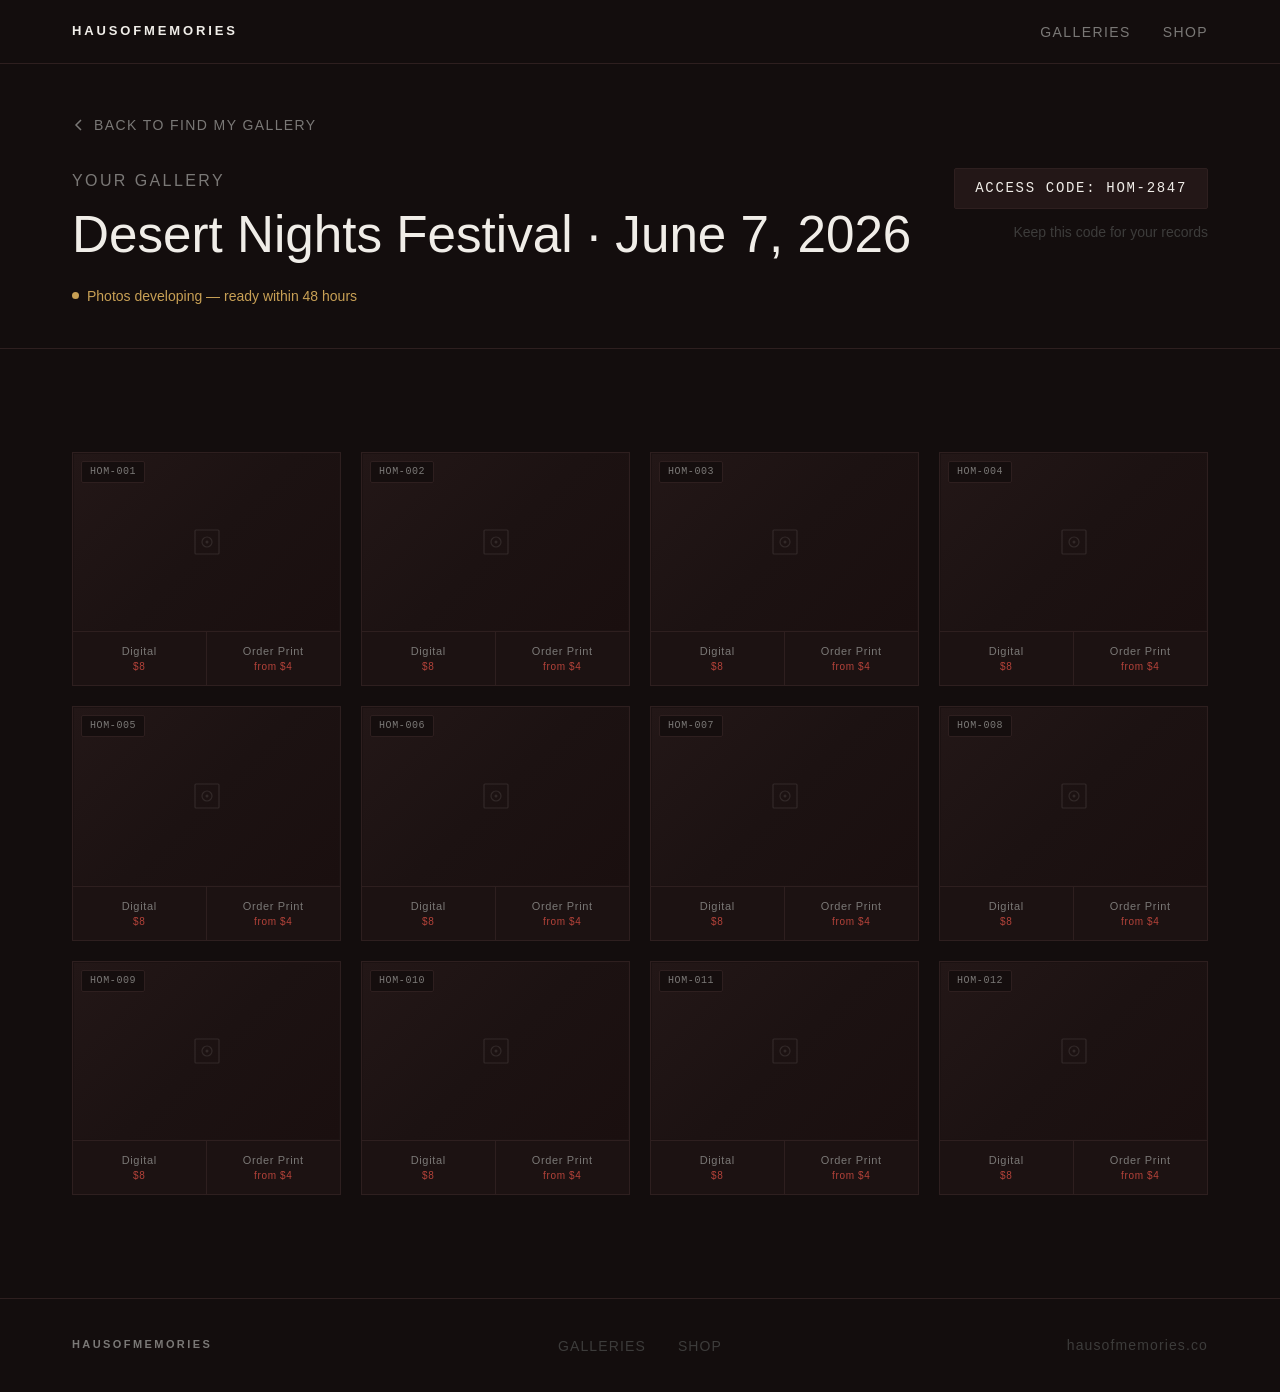
<file: gallery-demo.html>
<!DOCTYPE html>
<html lang="en">
<head>
  <meta charset="UTF-8" />
  <meta name="viewport" content="width=device-width, initial-scale=1.0" />
  <title>Your Gallery — Haus of Memories</title>
  <meta name="description" content="View and purchase your event photos from Haus of Memories." />

  <!-- Fonts: Clash Display (display) + Satoshi (body) from Fontshare -->
  <link href="https://api.fontshare.com/v2/css?f[]=clash-display@400,500,600,700&f[]=satoshi@400,500,700&display=swap" rel="stylesheet" />

  <link rel="stylesheet" href="base.css" />
  <link rel="stylesheet" href="style.css" />

  <style>
    /* ── Gallery Header ── */
    .gallery-header {
      padding: var(--space-12) 0 var(--space-10);
      border-bottom: 1px solid var(--color-border);
    }

    .gallery-header-inner {
      max-width: var(--content-wide);
      margin: 0 auto;
      padding: 0 var(--space-8);
    }

    .gallery-back-link {
      display: inline-flex;
      align-items: center;
      gap: var(--space-2);
      font-family: var(--font-body);
      font-size: var(--text-xs);
      font-weight: 500;
      letter-spacing: 0.1em;
      text-transform: uppercase;
      color: var(--color-text-muted);
      text-decoration: none;
      margin-bottom: var(--space-8);
    }

    .gallery-back-link:hover {
      color: var(--color-accent);
    }

    .gallery-back-link svg {
      display: inline;
    }

    .gallery-header-top {
      display: flex;
      align-items: flex-start;
      justify-content: space-between;
      gap: var(--space-8);
      flex-wrap: wrap;
    }

    .gallery-title-group h1 {
      font-family: var(--font-display);
      font-size: var(--text-2xl);
      font-weight: 500;
      color: var(--color-text);
      margin-bottom: var(--space-2);
    }

    .gallery-title-group p {
      font-family: var(--font-body);
      font-size: var(--text-sm);
      color: var(--color-text-muted);
      max-width: 100%;
    }

    .gallery-access-code {
      display: flex;
      flex-direction: column;
      align-items: flex-end;
      gap: var(--space-3);
      flex-shrink: 0;
    }

    .access-code-pill {
      font-family: var(--font-mono);
      font-size: 14px;
      font-weight: 500;
      letter-spacing: 0.12em;
      color: var(--color-text);
      background: var(--color-surface-2);
      border: 1px solid var(--color-border);
      padding: var(--space-2) var(--space-5);
      border-radius: 2px;
    }

    .gallery-status {
      display: inline-flex;
      align-items: center;
      gap: var(--space-2);
      font-family: var(--font-body);
      font-size: var(--text-xs);
      color: #c8a055;
    }

    .gallery-status-dot {
      width: 7px;
      height: 7px;
      border-radius: 50%;
      background: #c8a055;
      flex-shrink: 0;
      animation: pulse 2s infinite;
    }

    @keyframes pulse {
      0%, 100% { opacity: 1; }
      50% { opacity: 0.4; }
    }

    /* ── Photo Grid ── */
    .photo-grid {
      display: grid;
      grid-template-columns: repeat(4, 1fr);
      gap: var(--space-5);
    }

    .photo-item {
      display: flex;
      flex-direction: column;
      gap: 0;
    }

    .photo-slot {
      aspect-ratio: 3 / 2;
      background: var(--color-surface);
      border: 1px solid var(--color-border);
      border-bottom: none;
      position: relative;
      display: flex;
      align-items: center;
      justify-content: center;
      overflow: hidden;
    }

    .photo-slot::before {
      content: '';
      position: absolute;
      inset: 1px;
      background: linear-gradient(135deg, var(--color-surface-2) 0%, var(--color-surface) 50%, #1a0f0f 100%);
    }

    .photo-id-badge {
      position: absolute;
      top: var(--space-2);
      left: var(--space-2);
      font-family: var(--font-mono);
      font-size: 10px;
      letter-spacing: 0.06em;
      color: var(--color-text-muted);
      background: rgba(19,13,13,0.85);
      border: 1px solid var(--color-border);
      padding: 2px var(--space-2);
      border-radius: 2px;
      z-index: 1;
    }

    .photo-slot-icon {
      position: relative;
      z-index: 0;
      opacity: 0.1;
    }

    .photo-actions {
      display: grid;
      grid-template-columns: 1fr 1fr;
      border: 1px solid var(--color-border);
    }

    .photo-action-btn {
      padding: var(--space-3) var(--space-2);
      font-family: var(--font-body);
      font-size: 11px;
      font-weight: 500;
      letter-spacing: 0.06em;
      text-align: center;
      color: var(--color-text-muted);
      background: var(--color-surface);
      border: none;
      cursor: pointer;
      transition: background var(--transition), color var(--transition);
      line-height: 1.3;
    }

    .photo-action-btn:hover {
      background: var(--color-surface-2);
      color: var(--color-text);
    }

    .photo-action-btn:first-child {
      border-right: 1px solid var(--color-border);
    }

    .photo-action-btn .action-price {
      display: block;
      color: var(--color-accent);
      font-size: 10px;
      margin-top: 2px;
    }

    /* ── Print Size Modal ── */
    .print-section-title {
      font-family: var(--font-body);
      font-size: var(--text-xs);
      font-weight: 500;
      letter-spacing: 0.12em;
      text-transform: uppercase;
      color: var(--color-text-muted);
      margin-bottom: var(--space-4);
      margin-top: var(--space-6);
      padding-top: var(--space-6);
      border-top: 1px solid var(--color-border);
    }

    .print-section-title:first-of-type {
      margin-top: 0;
      padding-top: 0;
      border-top: none;
    }

    .print-options {
      display: grid;
      grid-template-columns: 1fr 1fr;
      gap: var(--space-2);
      margin-bottom: var(--space-2);
    }

    .print-option {
      background: var(--color-bg);
      border: 1px solid var(--color-border);
      border-radius: var(--radius-sm);
      padding: var(--space-3) var(--space-4);
      cursor: pointer;
      transition: border-color var(--transition), background var(--transition);
      text-align: left;
    }

    .print-option:hover {
      border-color: var(--color-accent);
      background: var(--color-surface-2);
    }

    .print-option.selected {
      border-color: var(--color-accent);
      background: rgba(181, 67, 58, 0.06);
    }

    .print-option-size {
      font-family: var(--font-mono);
      font-size: 12px;
      color: var(--color-text);
      margin-bottom: var(--space-1);
    }

    .print-option-price {
      font-family: var(--font-body);
      font-size: var(--text-xs);
      color: var(--color-accent);
    }

    .payment-instructions {
      background: var(--color-surface-2);
      border: 1px solid var(--color-border);
      border-radius: var(--radius-sm);
      padding: var(--space-5);
      margin-top: var(--space-6);
    }

    .payment-instructions p {
      font-family: var(--font-body);
      font-size: var(--text-sm);
      color: var(--color-text-muted);
      line-height: 1.7;
      max-width: 100%;
    }

    .payment-instructions strong {
      color: var(--color-text);
      font-weight: 500;
    }

    @media (max-width: 900px) {
      .photo-grid { grid-template-columns: repeat(3, 1fr); }
    }

    @media (max-width: 640px) {
      .photo-grid { grid-template-columns: repeat(2, 1fr); }
      .gallery-header-top { flex-direction: column; }
      .gallery-access-code { align-items: flex-start; }
    }
  </style>
</head>
<body class="page-body">

  <!-- Navigation -->
  <nav class="site-nav" aria-label="Main navigation">
    <div class="nav-inner">
      <a href="index.html" class="nav-wordmark">HAUSOFMEMORIES</a>
      <ul class="nav-links" role="list">
        
        <li><a href="galleries.html">Galleries</a></li>
        <li><a href="shop.html">Shop</a></li>
      </ul>
      <button class="nav-hamburger" aria-label="Open menu" aria-expanded="false" id="hamburger">
        <span></span>
        <span></span>
        <span></span>
      </button>
    </div>
  </nav>

  <!-- Mobile overlay -->
  <div class="nav-overlay" id="navOverlay" aria-hidden="true">
    <a href="index.html">Home</a>
    <a href="galleries.html">Galleries</a>
    <a href="shop.html">Shop</a>
  </div>

  <!-- Gallery Header -->
  <header class="gallery-header">
    <div class="gallery-header-inner">
      <a href="galleries.html" class="gallery-back-link">
        <svg width="14" height="14" viewBox="0 0 14 14" fill="none" stroke="currentColor" stroke-width="1.5">
          <path d="M9 2L4 7l5 5"/>
        </svg>
        Back to find my gallery
      </a>

      <div class="gallery-header-top">
        <div class="gallery-title-group">
          <p class="section-overline" style="margin-bottom: var(--space-3);">Your Gallery</p>
          <h1>Desert Nights Festival · June 7, 2026</h1>
          <div class="gallery-status" style="margin-top: var(--space-3);">
            <span class="gallery-status-dot"></span>
            Photos developing — ready within 48 hours
          </div>
        </div>
        <div class="gallery-access-code">
          <div class="access-code-pill">ACCESS CODE: HOM-2847</div>
          <p style="font-family: var(--font-body); font-size: var(--text-xs); color: var(--color-text-faint);">Keep this code for your records</p>
        </div>
      </div>
    </div>
  </header>

  <!-- Photo Grid -->
  <section class="section" aria-label="Gallery photos">
    <div class="section-inner">
      <div class="photo-grid" id="photoGrid">
        <!-- Generated by JS below -->
      </div>
    </div>
  </section>

  <!-- Footer -->
  <footer class="site-footer">
    <div class="footer-inner">
      <a href="index.html" class="footer-wordmark">HAUSOFMEMORIES</a>
      <nav aria-label="Footer navigation">
        <ul class="footer-nav" role="list">
          
          <li><a href="galleries.html">Galleries</a></li>
          <li><a href="shop.html">Shop</a></li>
        </ul>
      </nav>
      <span class="footer-domain">hausofmemories.co</span>
    </div>
  </footer>

  <!-- Print Size Modal -->
  <div class="modal-overlay" id="printModal" role="dialog" aria-modal="true" aria-labelledby="print-modal-title">
    <div class="modal" style="max-width: 580px;">
      <div class="modal-header">
        <div>
          <h2 class="modal-title" id="print-modal-title">Order Print</h2>
          <p id="printPhotoId" style="font-family: var(--font-mono); font-size: 11px; color: var(--color-text-muted); margin-top: var(--space-1); letter-spacing: 0.08em;"></p>
        </div>
        <button class="modal-close" onclick="closePrintModal()" aria-label="Close">&times;</button>
      </div>
      <div class="modal-body">
        <p id="printModalInstructions" style="font-family: var(--font-body); font-size: var(--text-sm); color: var(--color-text-muted); margin-bottom: var(--space-4); max-width: 100%;">Select a size. Then complete your order via Venmo using the instructions below.</p>

        <p class="print-section-title">On-Site Instants</p>
        <div class="print-options">
          <button class="print-option" onclick="selectPrint(this, '1 Print', 4)" data-size="1 Print" data-price="4">
            <div class="print-option-size">1 Print</div>
            <div class="print-option-price">$4</div>
          </button>
          <button class="print-option" onclick="selectPrint(this, '2 Prints', 7)" data-size="2 Prints" data-price="7">
            <div class="print-option-size">2 Prints</div>
            <div class="print-option-price">$7</div>
          </button>
          <button class="print-option" onclick="selectPrint(this, '3 Prints', 10)" data-size="3 Prints" data-price="10">
            <div class="print-option-size">3 Prints</div>
            <div class="print-option-price">$10</div>
          </button>
        </div>

        <p class="print-section-title">Standard Prints</p>
        <div class="print-options">
          <button class="print-option" onclick="selectPrint(this, '2×3 Wallet', 5)" data-size="2×3 Wallet" data-price="5">
            <div class="print-option-size">2×3 Wallet</div>
            <div class="print-option-price">$5</div>
          </button>
          <button class="print-option" onclick="selectPrint(this, '4×6', 10)" data-size="4×6" data-price="10">
            <div class="print-option-size">4×6</div>
            <div class="print-option-price">$10</div>
          </button>
          <button class="print-option" onclick="selectPrint(this, '5×7', 15)" data-size="5×7" data-price="15">
            <div class="print-option-size">5×7</div>
            <div class="print-option-price">$15</div>
          </button>
          <button class="print-option" onclick="selectPrint(this, '8×10', 30)" data-size="8×10" data-price="30">
            <div class="print-option-size">8×10</div>
            <div class="print-option-price">$30</div>
          </button>
        </div>

        <p class="print-section-title">Large Prints — via Printify</p>
        <div class="print-options">
          <button class="print-option" onclick="selectPrint(this, '11×14', 60)" data-size="11×14" data-price="60">
            <div class="print-option-size">11×14</div>
            <div class="print-option-price">$60</div>
          </button>
          <button class="print-option" onclick="selectPrint(this, '16×20', 85)" data-size="16×20" data-price="85">
            <div class="print-option-size">16×20</div>
            <div class="print-option-price">$85</div>
          </button>
          <button class="print-option" onclick="selectPrint(this, '20×24', 125)" data-size="20×24" data-price="125">
            <div class="print-option-size">20×24</div>
            <div class="print-option-price">$125</div>
          </button>
          <button class="print-option" onclick="selectPrint(this, '24×36', 200)" data-size="24×36" data-price="200">
            <div class="print-option-size">24×36</div>
            <div class="print-option-price">$200</div>
          </button>
        </div>

        <div class="payment-instructions" id="paymentInstructions" style="display: none;">
          <p>Complete your purchase via <strong>Venmo @HausOfMemories</strong></p>
          <p style="margin-top: var(--space-2);">Include in the memo: <strong id="venmoMemo"></strong></p>
        </div>
      </div>
    </div>
  </div>

  <script>
    // Mobile nav
    const hamburger = document.getElementById('hamburger');
    const navOverlay = document.getElementById('navOverlay');

    hamburger.addEventListener('click', () => {
      const isOpen = navOverlay.classList.toggle('open');
      hamburger.classList.toggle('open', isOpen);
      hamburger.setAttribute('aria-expanded', isOpen);
    });

    // Build photo grid
    const grid = document.getElementById('photoGrid');
    for (let i = 1; i <= 12; i++) {
      const photoId = `HOM-${String(i).padStart(3, '0')}`;
      grid.innerHTML += `
        <div class="photo-item reveal">
          <div class="photo-slot" aria-label="${photoId}">
            <span class="photo-id-badge">${photoId}</span>
            <svg class="photo-slot-icon" width="32" height="32" viewBox="0 0 32 32" fill="none" xmlns="http://www.w3.org/2000/svg">
              <rect x="4" y="4" width="24" height="24" rx="1" stroke="#f0ede8" stroke-width="1.2"/>
              <circle cx="16" cy="16" r="5" stroke="#f0ede8" stroke-width="1.2"/>
              <circle cx="16" cy="16" r="1.5" fill="#f0ede8"/>
            </svg>
          </div>
          <div class="photo-actions">
            <button class="photo-action-btn" onclick="openPrintModal('${photoId}', 'digital')">
              Digital
              <span class="action-price">$8</span>
            </button>
            <button class="photo-action-btn" onclick="openPrintModal('${photoId}', 'print')">
              Order Print
              <span class="action-price">from $4</span>
            </button>
          </div>
        </div>
      `;
    }

    // Print modal
    let currentPhotoId = '';

    function openPrintModal(photoId, type) {
      currentPhotoId = photoId;
      document.getElementById('printPhotoId').textContent = photoId;
      document.getElementById('paymentInstructions').style.display = 'none';

      // Deselect all
      document.querySelectorAll('.print-option').forEach(o => o.classList.remove('selected'));

      if (type === 'digital') {
        document.getElementById('printModalInstructions').textContent = 'Digital download — $8. Complete payment via Venmo then we\'ll send your high-resolution file.';
        document.getElementById('paymentInstructions').style.display = 'block';
        document.getElementById('venmoMemo').textContent = `HOM-2847 · ${photoId} · Digital Download`;
      } else {
        document.getElementById('printModalInstructions').textContent = 'Select a print size below, then complete your order via Venmo.';
      }

      document.getElementById('printModal').classList.add('open');
    }

    function closePrintModal() {
      document.getElementById('printModal').classList.remove('open');
    }

    function selectPrint(el, size, price) {
      document.querySelectorAll('.print-option').forEach(o => o.classList.remove('selected'));
      el.classList.add('selected');

      const instructions = document.getElementById('paymentInstructions');
      instructions.style.display = 'block';
      document.getElementById('venmoMemo').textContent = `HOM-2847 · ${currentPhotoId} · ${size} Print`;
    }

    document.getElementById('printModal').addEventListener('click', (e) => {
      if (e.target === e.currentTarget) closePrintModal();
    });

    document.addEventListener('keydown', (e) => {
      if (e.key === 'Escape') {
        if (navOverlay.classList.contains('open')) {
          navOverlay.classList.remove('open');
          hamburger.classList.remove('open');
        }
        closePrintModal();
      }
    });

    // Scroll reveal
    const observer = new IntersectionObserver((entries) => {
      entries.forEach(entry => {
        if (entry.isIntersecting) {
          entry.target.classList.add('visible');
          observer.unobserve(entry.target);
        }
      });
    }, { threshold: 0.05 });

    document.querySelectorAll('.reveal').forEach(el => observer.observe(el));
  </script>
<style>
  .nav-wordmark .wm-letter {
    display: inline-block;
    transition: max-width 0.4s ease, opacity 0.4s ease, letter-spacing 0.4s ease;
    max-width: 1.2em;
    overflow: hidden;
    vertical-align: bottom;
  }
  .nav-wordmark .wm-letter.collapsed {
    max-width: 0;
    opacity: 0;
    letter-spacing: 0;
  }
</style>
<script>
(function() {
  const el = document.querySelector('.nav-wordmark');
  if (!el) return;
  const keepIndices = new Set([0, 4, 6, 12]);
  const text = el.textContent.trim();
  el.textContent = '';
  const spans = text.split('').map((char, i) => {
    const s = document.createElement('span');
    s.className = 'wm-letter';
    s.textContent = char;
    el.appendChild(s);
    return s;
  });
  function collapseToHome() {
    spans.forEach((s, i) => { if (!keepIndices.has(i)) s.classList.add('collapsed'); });
    setTimeout(() => { keepIndices.forEach(i => spans[i].style.letterSpacing = '0.38em'); }, 420);
  }
  function expandToFull() {
    keepIndices.forEach(i => spans[i].style.letterSpacing = '');
    setTimeout(() => { spans.forEach((s, i) => { if (!keepIndices.has(i)) s.classList.remove('collapsed'); }); }, 60);
  }
  function runCycle() {
    collapseToHome();
    setTimeout(() => { expandToFull(); setTimeout(runCycle, 8000); }, 2600);
  }
  setTimeout(runCycle, 8000);
})();
</script>
</body>
</html>
</file>
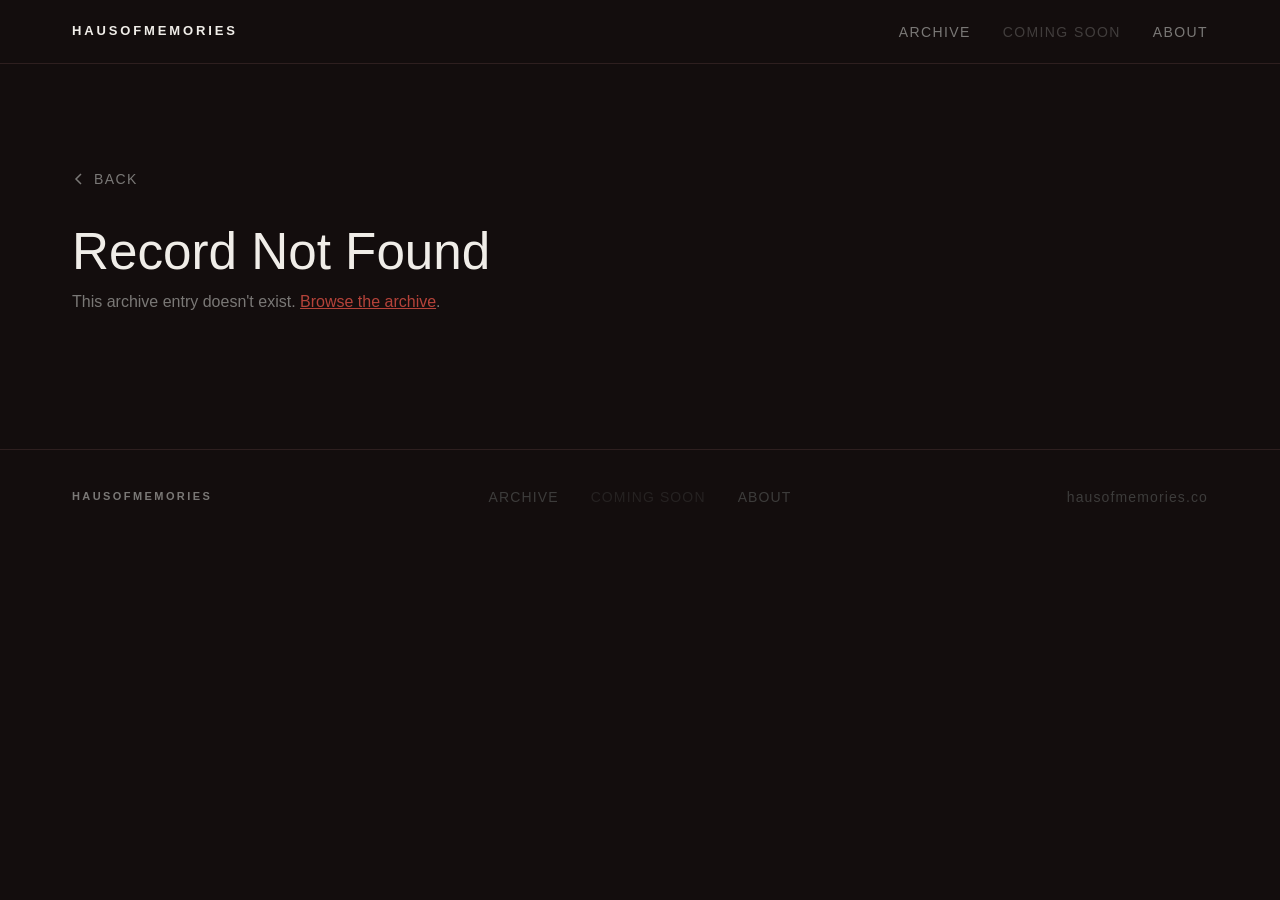
<file: item.html>
<!DOCTYPE html>
<html lang="en">
<head>
  <meta charset="UTF-8" />
  <meta name="viewport" content="width=device-width, initial-scale=1.0" />
  <title>Archive Record — Haus of Memories</title>
  <meta name="description" content="An archival photograph and its record from the Haus of Memories archive." />

  <!-- Fonts: Clash Display (display) + Satoshi (body) from Fontshare -->
  <link href="https://api.fontshare.com/v2/css?f[]=clash-display@400,500,600,700&f[]=satoshi@400,500,700&display=swap" rel="stylesheet" />

  <link rel="stylesheet" href="base.css" />
  <link rel="stylesheet" href="style.css" />
  <script src="archive-data.js"></script>

  <style>
    .item-layout {
      display: grid;
      grid-template-columns: 1.1fr 1fr;
      gap: var(--space-12);
      align-items: start;
    }

    .item-back-link {
      display: inline-flex;
      align-items: center;
      gap: var(--space-2);
      font-family: var(--font-body);
      font-size: var(--text-xs);
      font-weight: 500;
      letter-spacing: 0.1em;
      text-transform: uppercase;
      color: var(--color-text-muted);
      text-decoration: none;
      margin-bottom: var(--space-8);
    }

    .item-back-link:hover { color: var(--color-accent); }

    .item-title {
      font-family: var(--font-display);
      font-size: var(--text-2xl);
      font-weight: 500;
      color: var(--color-text);
      margin-bottom: var(--space-2);
    }

    .item-subline {
      font-family: var(--font-body);
      font-size: var(--text-sm);
      color: var(--color-text-muted);
      margin-bottom: var(--space-8);
    }

    .item-panel {
      background: var(--color-surface);
      border: 1px solid var(--color-border);
      border-radius: var(--radius-lg);
      padding: var(--space-8);
      margin-bottom: var(--space-6);
    }

    .item-panel h2 {
      font-family: var(--font-body);
      font-size: var(--text-xs);
      font-weight: 500;
      letter-spacing: 0.14em;
      text-transform: uppercase;
      color: var(--color-text-muted);
      margin-bottom: var(--space-6);
    }

    .venmo-block {
      background: rgba(181, 67, 58, 0.06);
      border: 1px solid rgba(181, 67, 58, 0.2);
      border-radius: var(--radius-sm);
      padding: var(--space-5);
      margin-top: var(--space-5);
      display: none;
    }

    .venmo-block.visible { display: block; }

    .venmo-block p {
      font-family: var(--font-body);
      font-size: var(--text-sm);
      color: var(--color-text-muted);
      line-height: 1.7;
      max-width: 100%;
    }

    .venmo-handle {
      font-family: var(--font-mono);
      color: var(--color-accent);
      font-size: 13px;
    }

    @media (max-width: 900px) {
      .item-layout { grid-template-columns: 1fr; }
    }
  </style>
</head>
<body class="page-body">

  <!-- Navigation -->
  <nav class="site-nav" aria-label="Main navigation">
    <div class="nav-inner">
      <a href="index.html" class="nav-wordmark">Hausofmemories</a>
      <ul class="nav-links" role="list">
        <li><a href="galleries.html">Archive</a></li>
        <li><a class="nav-disabled" aria-disabled="true" tabindex="-1">Coming Soon</a></li>
        <li><a href="about.html">About</a></li>
      </ul>
      <button class="nav-hamburger" aria-label="Open menu" aria-expanded="false" id="hamburger">
        <span></span>
        <span></span>
        <span></span>
      </button>
    </div>
  </nav>

  <!-- Mobile overlay -->
  <div class="nav-overlay" id="navOverlay" aria-hidden="true">
    <a href="index.html">Home</a>
    <a href="galleries.html">Archive</a>
    <a class="nav-disabled" aria-disabled="true" tabindex="-1">Coming Soon</a>
    <a href="about.html">About</a>
  </div>

  <section class="section" aria-labelledby="item-heading">
    <div class="section-inner">
      <a href="javascript:history.back()" class="item-back-link">
        <svg width="14" height="14" viewBox="0 0 14 14" fill="none" stroke="currentColor" stroke-width="1.5"><path d="M9 2L4 7l5 5"/></svg>
        Back
      </a>

      <div id="notFound" style="display:none;">
        <h1 class="item-title">Record Not Found</h1>
        <p class="item-subline">This archive entry doesn't exist. <a href="galleries.html" style="color: var(--color-accent);">Browse the archive</a>.</p>
      </div>

      <div id="itemContent" style="display:none;">
        <h1 class="item-title" id="itemTitle"></h1>
        <p class="item-subline" id="itemSubline"></p>

        <div class="item-layout">
          <!-- Photograph -->
          <div>
            <div class="photo-frame">
              <div class="photo-frame-inner" id="photoFrameInner"></div>
            </div>
          </div>

          <!-- Record + Purchase -->
          <div>
            <div class="item-panel">
              <h2>Archive Record</h2>
              <div class="record-table" id="recordTable"></div>
            </div>

            <div class="item-panel">
              <h2>Order a Print</h2>
              <p style="font-family: var(--font-body); font-size: var(--text-sm); color: var(--color-text-muted); margin-bottom: var(--space-5);" id="editionNote"></p>
              <p style="font-family: var(--font-body); font-size: var(--text-xs); color: var(--color-text-faint); text-transform: uppercase; letter-spacing: 0.1em; margin-bottom: var(--space-3);">Select a Size</p>
              <div class="print-size-grid" id="printSizeGrid"></div>
              <p class="print-size-note" id="printSizeNote"></p>

              <div class="venmo-block" id="venmoBlock">
                <p>Complete your order via <span class="venmo-handle">@HausOfMemories</span> on Venmo.</p>
                <p style="margin-top: var(--space-2);">Include in the memo: <strong id="venmoMemo" style="color: var(--color-text);"></strong></p>
                <p style="margin-top: var(--space-3); font-size: var(--text-xs); color: var(--color-text-faint);">We'll confirm your order and shipping details by email within 24 hours.</p>
              </div>
            </div>

            <div class="archival-note">
              <p>Every print ships with an archival certificate: Archive ID, title, date and location if known, collection, and edition number for limited editions. The certificate connects the print you hold to its place in the archive.</p>
            </div>
          </div>
        </div>
      </div>
    </div>
  </section>

  <!-- Footer -->
  <footer class="site-footer">
    <div class="footer-inner">
      <a href="index.html" class="footer-wordmark">Hausofmemories</a>
      <nav aria-label="Footer navigation">
        <ul class="footer-nav" role="list">
          <li><a href="galleries.html">Archive</a></li>
          <li><a class="nav-disabled" aria-disabled="true" tabindex="-1">Coming Soon</a></li>
          <li><a href="about.html">About</a></li>
        </ul>
      </nav>
      <span class="footer-domain">hausofmemories.co</span>
    </div>
  </footer>

  <script>
    // Mobile nav
    const hamburger = document.getElementById('hamburger');
    const navOverlay = document.getElementById('navOverlay');

    hamburger.addEventListener('click', () => {
      const isOpen = navOverlay.classList.toggle('open');
      hamburger.classList.toggle('open', isOpen);
      hamburger.setAttribute('aria-expanded', isOpen);
    });

    document.addEventListener('keydown', (e) => {
      if (e.key === 'Escape' && navOverlay.classList.contains('open')) {
        navOverlay.classList.remove('open');
        hamburger.classList.remove('open');
      }
    });

    function recordRow(label, value, unknown) {
      return `<div class="record-row"><span class="record-label">${label}</span><span class="record-value${unknown ? ' record-value--unknown' : ''}">${value}</span></div>`;
    }

    const params = new URLSearchParams(window.location.search);
    const id = params.get('id');
    const entry = id ? getEntry(id) : null;

    if (!entry) {
      document.getElementById('notFound').style.display = 'block';
    } else {
      document.getElementById('itemContent').style.display = 'block';
      document.title = `${entry.title} (${entry.id}) — Haus of Memories`;

      const col = getCollection(entry.collection);
      document.getElementById('itemTitle').textContent = entry.title;
      document.getElementById('itemSubline').textContent = `${entry.id} · ${col ? col.name : entry.collection}`;

      // Photograph
      const frameInner = document.getElementById('photoFrameInner');
      const ratio = (entry.width && entry.height) ? `${entry.width}/${entry.height}` : '4/3';
      if (entry.image) {
        frameInner.innerHTML = `<img src="${entry.image}" alt="${entry.title}" />`;
      } else {
        frameInner.innerHTML = `<div class="photo-frame-placeholder" style="aspect-ratio:${ratio};">
          <svg width="56" height="56" viewBox="0 0 56 56" fill="none"><rect x="8" y="8" width="40" height="40" rx="1" stroke="#f0ede8" stroke-width="1.2"/><circle cx="28" cy="28" r="10" stroke="#f0ede8" stroke-width="1.2"/><circle cx="28" cy="28" r="2.5" fill="#f0ede8"/></svg>
        </div>`;
      }

      // Archive record
      const dims = (entry.width && entry.height) ? `${entry.width} × ${entry.height}px` : null;
      const editionLabel = entry.editionType === 'limited'
        ? `Limited Edition of ${entry.editionSize}`
        : 'Open Edition';

      const recordTable = document.getElementById('recordTable');
      recordTable.innerHTML = [
        recordRow('Archive ID', entry.id),
        recordRow('Title', entry.title),
        recordRow('Date Photographed', formatDate(entry.datePhotographed), !entry.datePhotographed),
        recordRow('General Location', orDefault(entry.generalLocation), !entry.generalLocation),
        recordRow('Medium / Subject', orDefault(entry.medium), !entry.medium),
        recordRow('Condition', orDefault(entry.condition), !entry.condition),
        recordRow('Collection', col ? col.name : orDefault(entry.collection)),
        recordRow('Print Edition', editionLabel),
        recordRow('Image Dimensions', orDefault(dims), !dims)
      ].join('');

      // Print sizes
      const opts = calcPrintOptions(entry.width, entry.height);
      const editionNote = document.getElementById('editionNote');
      editionNote.textContent = opts.known
        ? `Sized from the original ${entry.width}×${entry.height}px capture — recommended maximum ${opts.recommended} at ~300 DPI. No size is offered beyond what the resolution supports.`
        : 'Resolution not yet on record for this photograph — print sizing will be added once it is.';

      const sizeGrid = document.getElementById('printSizeGrid');
      const sizeNote = document.getElementById('printSizeNote');
      const venmoBlock = document.getElementById('venmoBlock');
      const venmoMemo = document.getElementById('venmoMemo');

      if (opts.sizes.length === 0) {
        sizeNote.textContent = opts.known
          ? 'This capture\'s resolution doesn\'t support a standard print size without upscaling.'
          : '';
      } else {
        opts.sizes.forEach((size, i) => {
          const btn = document.createElement('button');
          btn.type = 'button';
          btn.className = 'print-size-option';
          btn.innerHTML = `<div class="print-size-option-label">${size.label}</div><div class="print-size-option-price">$${size.price}</div>`;
          btn.addEventListener('click', () => {
            document.querySelectorAll('.print-size-option').forEach(o => o.classList.remove('selected'));
            btn.classList.add('selected');
            venmoBlock.classList.add('visible');
            venmoMemo.textContent = `${entry.id} · ${entry.title} · ${size.label} Print`;
          });
          sizeGrid.appendChild(btn);
        });
        sizeNote.textContent = 'Printed with a thin archival border so the full, uncropped frame is preserved — no cropping or stretching.';
      }
    }

    // Scroll reveal (no-op here but kept for consistency if reveal classes are added later)
    document.querySelectorAll('.reveal').forEach(el => el.classList.add('visible'));
  </script>
</body>
</html>
</file>
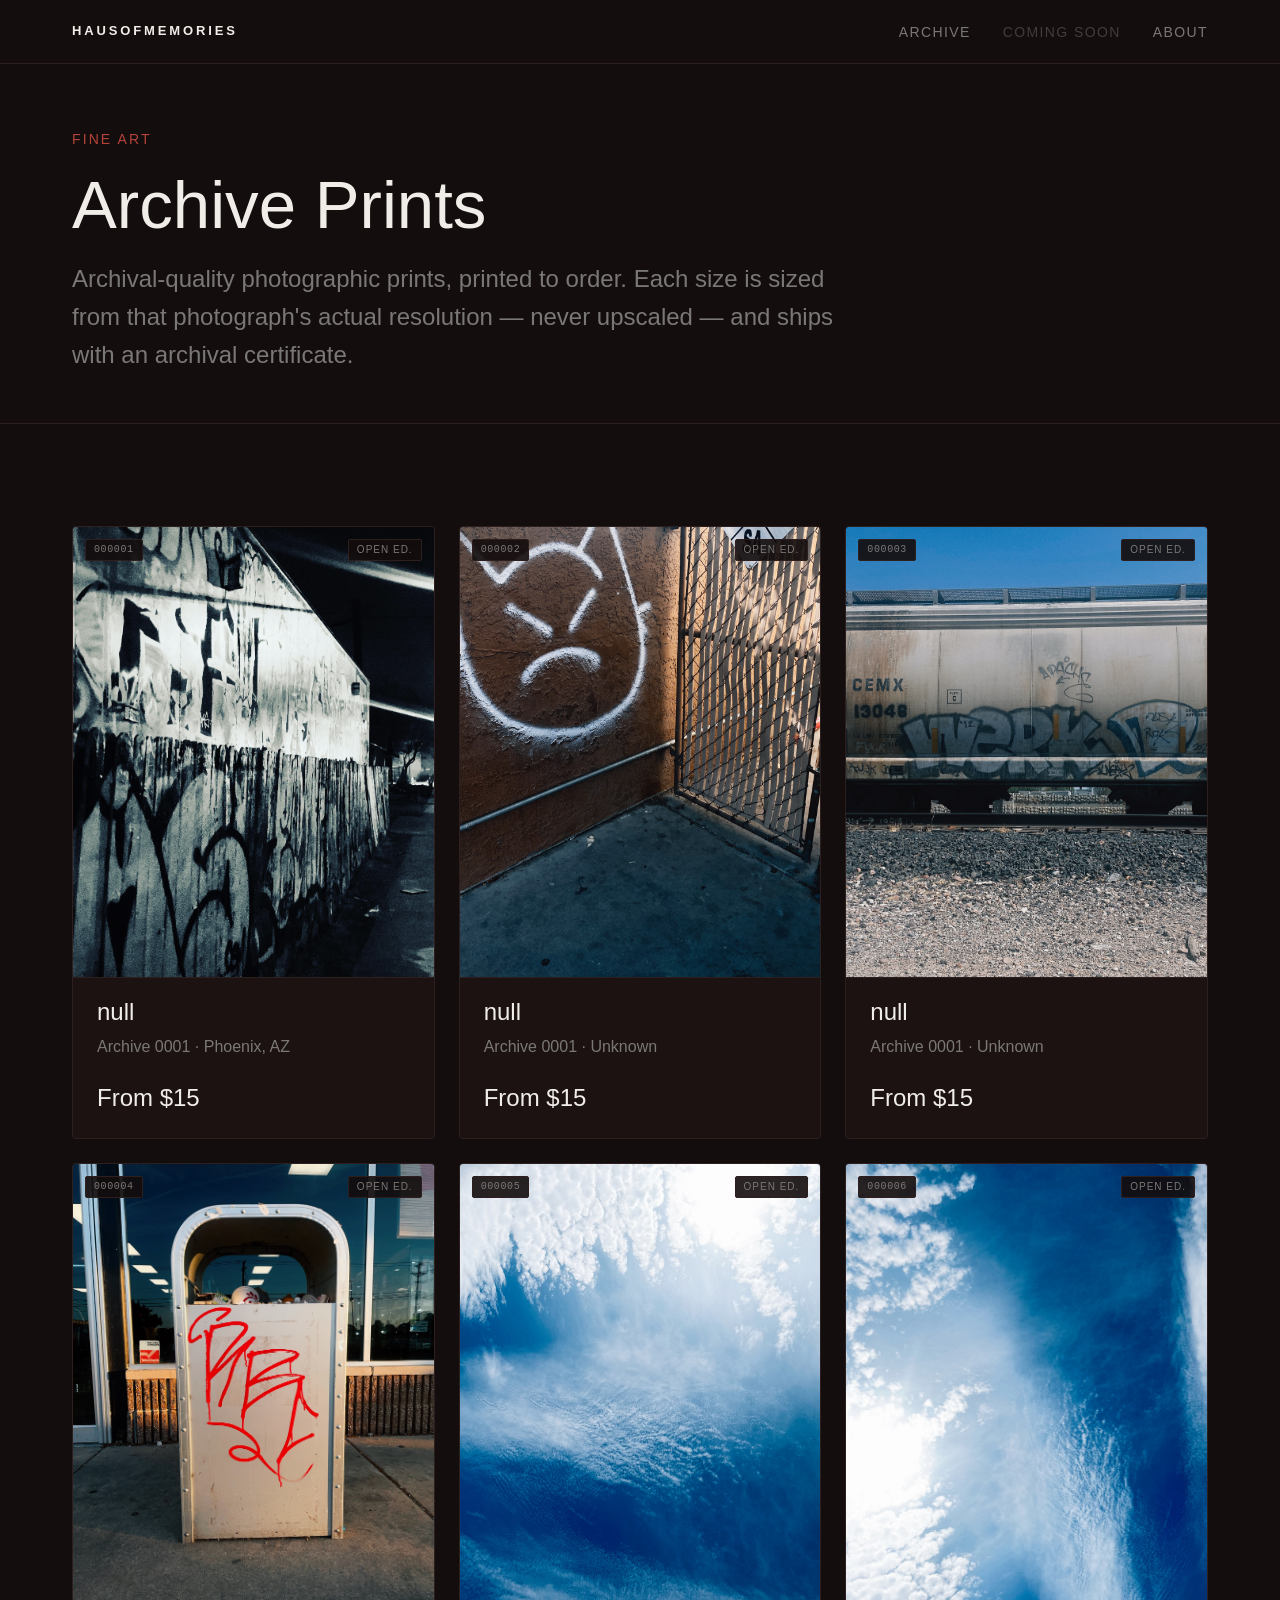
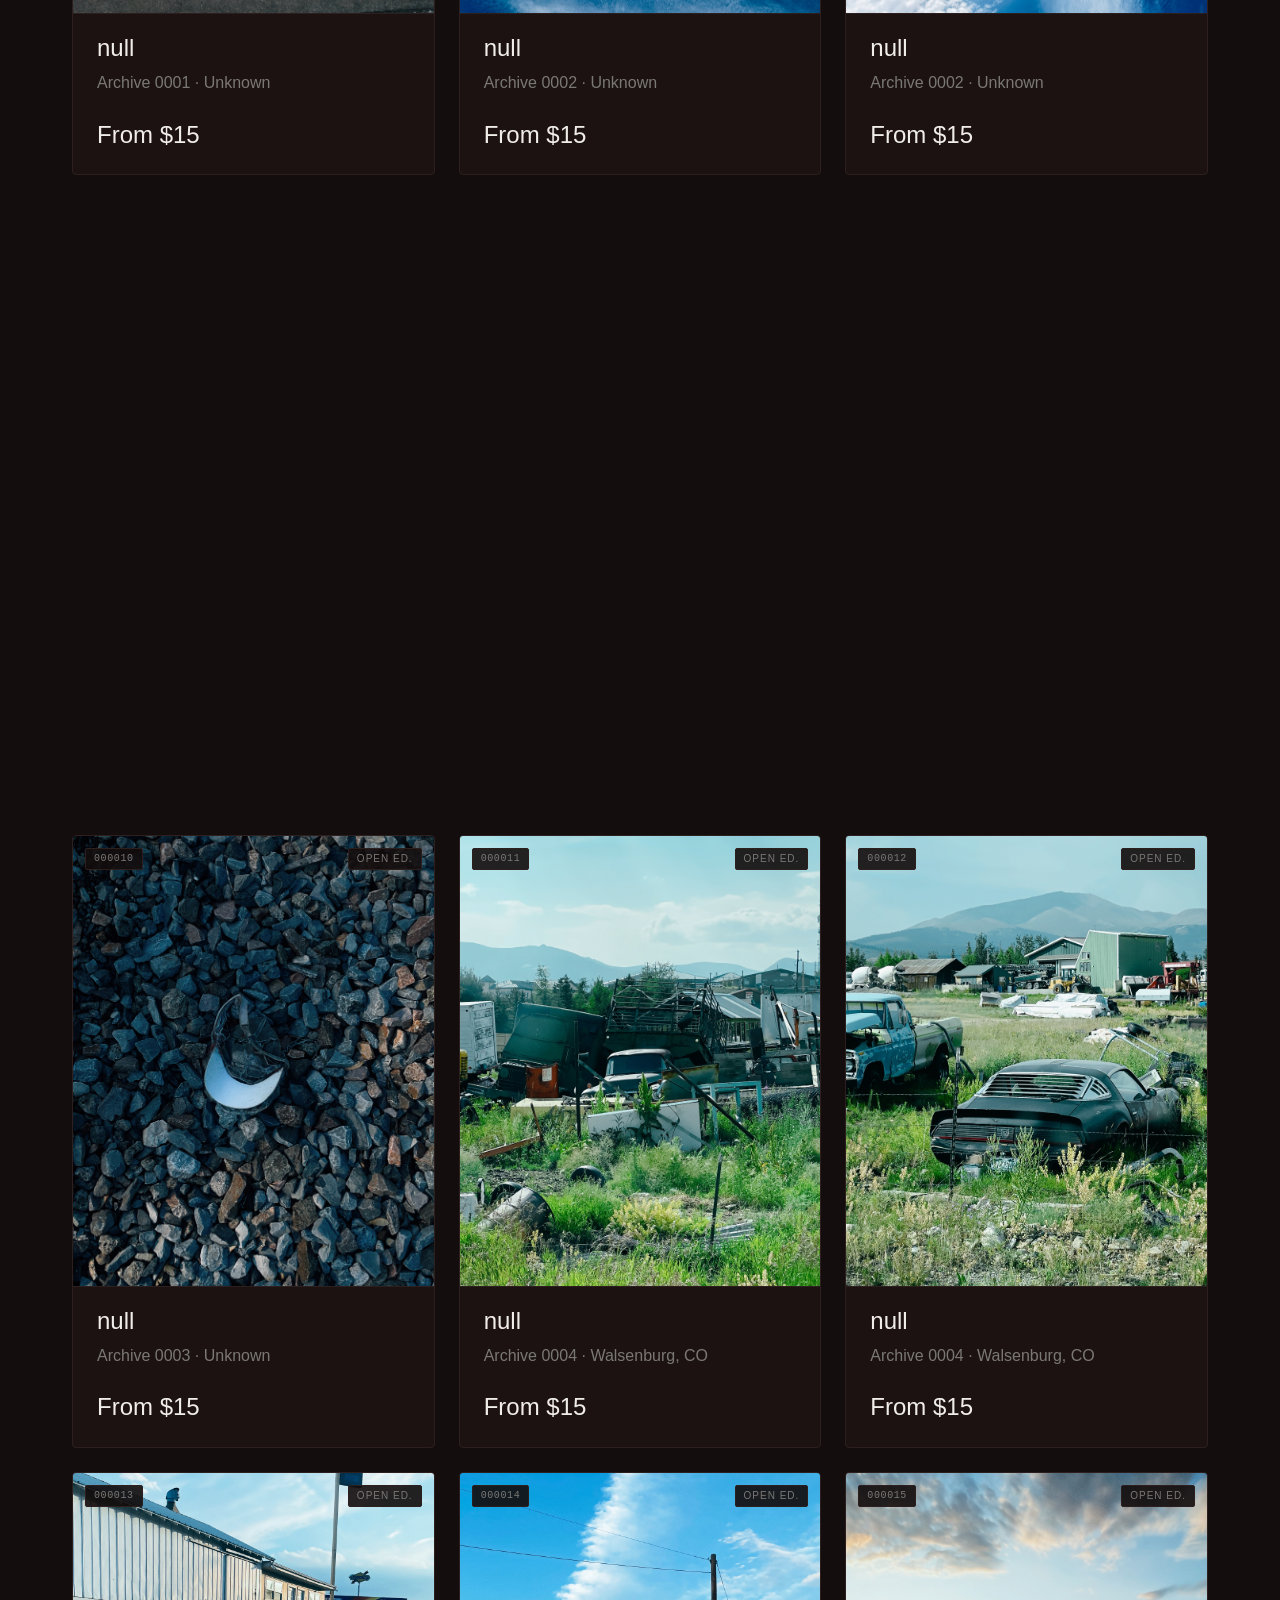
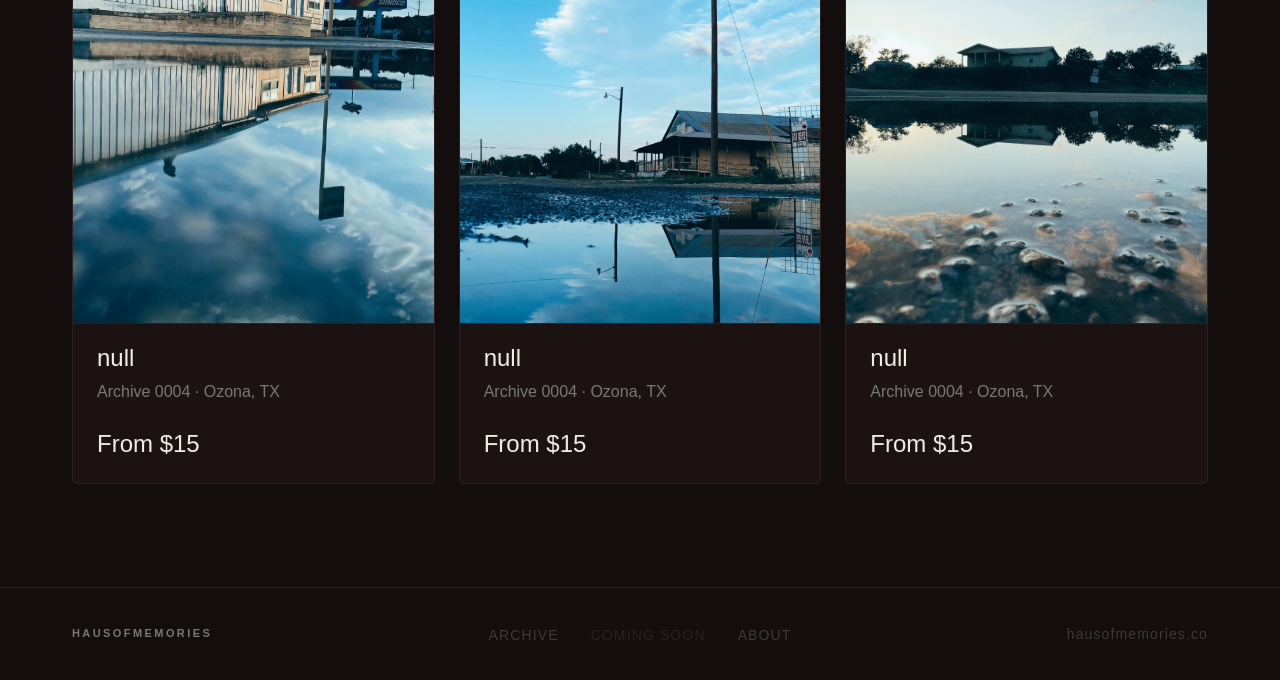
<file: shop.html>
<!DOCTYPE html>
<html lang="en">
<head>
  <meta charset="UTF-8" />
  <meta name="viewport" content="width=device-width, initial-scale=1.0" />
  <title>Prints — Haus of Memories</title>
  <meta name="description" content="Archival-quality photographic prints from the Haus of Memories archive, sized from each photograph's actual resolution." />

  <!-- Fonts: Clash Display (display) + Satoshi (body) from Fontshare -->
  <link href="https://api.fontshare.com/v2/css?f[]=clash-display@400,500,600,700&f[]=satoshi@400,500,700&display=swap" rel="stylesheet" />

  <link rel="stylesheet" href="base.css" />
  <link rel="stylesheet" href="style.css" />
  <script src="archive-data.js"></script>

  <style>
    .prints-grid {
      display: grid;
      grid-template-columns: repeat(3, 1fr);
      gap: var(--space-6);
    }

    .print-card {
      background: var(--color-surface);
      border: 1px solid var(--color-border);
      border-radius: var(--radius-md);
      overflow: hidden;
      transition: border-color var(--transition);
      text-decoration: none;
      display: block;
    }

    .print-card:hover { border-color: #3e2525; }

    .print-image {
      aspect-ratio: 4 / 5;
      background: var(--color-surface-2);
      border-bottom: 1px solid var(--color-border);
      position: relative;
      display: flex;
      align-items: center;
      justify-content: center;
      overflow: hidden;
    }

    .print-image img { width: 100%; height: 100%; object-fit: cover; }

    .print-image-icon { opacity: 0.08; }

    .print-edition-badge {
      position: absolute;
      top: var(--space-3);
      right: var(--space-3);
      font-family: var(--font-body);
      font-size: 10px;
      font-weight: 500;
      letter-spacing: 0.1em;
      text-transform: uppercase;
      color: var(--color-text-muted);
      background: rgba(19,13,13,0.9);
      border: 1px solid var(--color-border);
      padding: 2px var(--space-2);
      border-radius: 2px;
    }

    .print-id-badge {
      position: absolute;
      top: var(--space-3);
      left: var(--space-3);
      font-family: var(--font-mono);
      font-size: 10px;
      letter-spacing: 0.06em;
      color: var(--color-text-muted);
      background: rgba(19,13,13,0.9);
      border: 1px solid var(--color-border);
      padding: 2px var(--space-2);
      border-radius: 2px;
    }

    .print-info { padding: var(--space-5) var(--space-6); }

    .print-title {
      font-family: var(--font-display);
      font-size: var(--text-lg);
      font-weight: 500;
      color: var(--color-text);
      margin-bottom: var(--space-2);
    }

    .print-desc {
      font-family: var(--font-body);
      font-size: var(--text-sm);
      color: var(--color-text-muted);
      line-height: 1.6;
      margin-bottom: var(--space-5);
    }

    .print-price-row {
      display: flex;
      align-items: center;
      justify-content: space-between;
      gap: var(--space-4);
    }

    .print-price {
      font-family: var(--font-display);
      font-size: var(--text-lg);
      color: var(--color-text);
    }

    @media (max-width: 900px) {
      .prints-grid { grid-template-columns: repeat(2, 1fr); }
    }

    @media (max-width: 560px) {
      .prints-grid { grid-template-columns: 1fr; }
    }
  </style>
</head>
<body class="page-body">

  <!-- Navigation -->
  <nav class="site-nav" aria-label="Main navigation">
    <div class="nav-inner">
      <a href="index.html" class="nav-wordmark">Hausofmemories</a>
      <ul class="nav-links" role="list">
        <li><a href="galleries.html">Archive</a></li>
        <li><a class="nav-disabled" aria-disabled="true" tabindex="-1">Coming Soon</a></li>
        <li><a href="about.html">About</a></li>
      </ul>
      <button class="nav-hamburger" aria-label="Open menu" aria-expanded="false" id="hamburger">
        <span></span>
        <span></span>
        <span></span>
      </button>
    </div>
  </nav>

  <!-- Mobile overlay -->
  <div class="nav-overlay" id="navOverlay" aria-hidden="true">
    <a href="index.html">Home</a>
    <a href="galleries.html">Archive</a>
    <a class="nav-disabled" aria-disabled="true" tabindex="-1">Coming Soon</a>
    <a href="about.html">About</a>
  </div>

  <!-- Page Header -->
  <header class="page-header">
    <div class="page-header-inner">
      <p class="section-overline reveal">Fine Art</p>
      <h1 class="page-title reveal">Archive Prints</h1>
      <p class="page-subtitle reveal">Archival-quality photographic prints, printed to order. Each size is sized from that photograph's actual resolution — never upscaled — and ships with an archival certificate.</p>
    </div>
  </header>

  <!-- Shop Grid -->
  <section class="section" aria-labelledby="shop-heading">
    <div class="section-inner">
      <div class="prints-grid" id="printsGrid"></div>
    </div>
  </section>

  <footer class="site-footer">
    <div class="footer-inner">
      <a href="index.html" class="footer-wordmark">Hausofmemories</a>
      <nav aria-label="Footer navigation">
        <ul class="footer-nav" role="list">
          <li><a href="galleries.html">Archive</a></li>
          <li><a class="nav-disabled" aria-disabled="true" tabindex="-1">Coming Soon</a></li>
          <li><a href="about.html">About</a></li>
        </ul>
      </nav>
      <span class="footer-domain">hausofmemories.co</span>
    </div>
  </footer>

  <script>
    // Mobile nav
    const hamburger = document.getElementById('hamburger');
    const navOverlay = document.getElementById('navOverlay');

    hamburger.addEventListener('click', () => {
      const isOpen = navOverlay.classList.toggle('open');
      hamburger.classList.toggle('open', isOpen);
      hamburger.setAttribute('aria-expanded', isOpen);
    });

    document.addEventListener('keydown', (e) => {
      if (e.key === 'Escape' && navOverlay.classList.contains('open')) {
        navOverlay.classList.remove('open');
        hamburger.classList.remove('open');
      }
    });

    const grid = document.getElementById('printsGrid');

    ARCHIVE_ENTRIES.forEach(entry => {
      const opts = calcPrintOptions(entry.width, entry.height);
      const fromPrice = opts.sizes.length ? Math.min(...opts.sizes.map(s => s.price)) : null;
      const editionLabel = entry.editionType === 'limited' ? `Limited Ed. of ${entry.editionSize}` : 'Open Ed.';
      const col = getCollection(entry.collection);

      const card = document.createElement('a');
      card.href = `item.html?id=${entry.id}`;
      card.className = 'print-card reveal';

      const imageInner = entry.image
        ? `<img src="${entry.image}" alt="${entry.title}" loading="lazy" />`
        : `<svg class="print-image-icon" width="48" height="48" viewBox="0 0 48 48" fill="none">
             <rect x="8" y="8" width="32" height="32" rx="1" stroke="#f0ede8" stroke-width="1.5"/>
             <circle cx="24" cy="24" r="8" stroke="#f0ede8" stroke-width="1.5"/>
             <circle cx="24" cy="24" r="2" fill="#f0ede8"/>
           </svg>`;

      card.innerHTML = `
        <div class="print-image">
          <span class="print-id-badge">${entry.id}</span>
          <span class="print-edition-badge">${editionLabel}</span>
          ${imageInner}
        </div>
        <div class="print-info">
          <h2 class="print-title">${entry.title}</h2>
          <p class="print-desc">${col ? col.name : ''} &middot; ${orDefault(entry.generalLocation)}</p>
          <div class="print-price-row">
            <span class="print-price">${fromPrice ? 'From $' + fromPrice : 'Inquire'}</span>
          </div>
        </div>`;
      grid.appendChild(card);
    });

    // Scroll reveal
    const observer = new IntersectionObserver((entries) => {
      entries.forEach(entry => {
        if (entry.isIntersecting) {
          entry.target.classList.add('visible');
          observer.unobserve(entry.target);
        }
      });
    }, { threshold: 0.05 });

    document.querySelectorAll('.reveal').forEach(el => observer.observe(el));
  </script>
</body>
</html>
</file>
<file: base.css>
/* base.css — Haus of Memories */
*,
*::before,
*::after {
  box-sizing: border-box;
  margin: 0;
  padding: 0;
}

html {
  -moz-text-size-adjust: none;
  -webkit-text-size-adjust: none;
  text-size-adjust: none;
  -webkit-font-smoothing: antialiased;
  -moz-osx-font-smoothing: grayscale;
  text-rendering: optimizeLegibility;
  scroll-behavior: smooth;
  hanging-punctuation: first last;
  scroll-padding-top: 4rem;
}

body {
  min-height: 100dvh;
  line-height: 1.6;
  font-family: var(--font-body, sans-serif);
  font-size: var(--text-base);
  color: var(--color-text);
  background-color: var(--color-bg);
}

img,
picture,
video,
canvas,
svg {
  display: block;
  max-width: 100%;
  height: auto;
}

ul[role='list'],
ol[role='list'] {
  list-style: none;
}

input,
button,
textarea,
select {
  font: inherit;
  color: inherit;
}

h1,
h2,
h3,
h4,
h5,
h6 {
  text-wrap: balance;
  line-height: 1.15;
}

p,
li,
figcaption {
  text-wrap: pretty;
  max-width: 72ch;
}

::selection {
  background: rgba(181, 67, 58, 0.2);
  color: var(--color-text);
}

:focus-visible {
  outline: 2px solid var(--color-accent);
  outline-offset: 3px;
  border-radius: 2px;
}

@media (prefers-reduced-motion: reduce) {
  *,
  *::before,
  *::after {
    animation-duration: 0.01ms !important;
    animation-iteration-count: 1 !important;
    transition-duration: 0.01ms !important;
    scroll-behavior: auto !important;
  }
}

button {
  cursor: pointer;
  background: none;
  border: none;
}

table {
  border-collapse: collapse;
  width: 100%;
}

a,
button,
[role='button'],
[role='link'],
input,
textarea,
select {
  transition:
    color 180ms cubic-bezier(0.16, 1, 0.3, 1),
    background 180ms cubic-bezier(0.16, 1, 0.3, 1),
    border-color 180ms cubic-bezier(0.16, 1, 0.3, 1),
    box-shadow 180ms cubic-bezier(0.16, 1, 0.3, 1),
    opacity 180ms cubic-bezier(0.16, 1, 0.3, 1);
}

.sr-only {
  position: absolute;
  width: 1px;
  height: 1px;
  padding: 0;
  margin: -1px;
  overflow: hidden;
  clip: rect(0, 0, 0, 0);
  white-space: nowrap;
  border-width: 0;
}
</file>
<file: style.css>
/* style.css — Haus of Memories Design System */

/* ── Design Tokens ── */
:root {
  /* Palette — dark charcoal with warm red undertone */
  --color-bg: #130d0d;
  --color-surface: #1c1212;
  --color-surface-2: #231717;
  --color-surface-3: #2a1c1c;
  --color-border: #2e1f1f;
  --color-text: #f0ede8;
  --color-text-muted: #7a7876;
  --color-text-faint: #3d3c3b;
  --color-accent: #b5433a;
  --color-accent-hover: #9e3830;

  /* Type Scale */
  --text-xs: clamp(0.75rem, 0.7rem + 0.25vw, 0.875rem);
  --text-sm: clamp(0.875rem, 0.8rem + 0.35vw, 1rem);
  --text-base: clamp(1rem, 0.95rem + 0.25vw, 1.125rem);
  --text-lg: clamp(1.125rem, 1rem + 0.75vw, 1.5rem);
  --text-xl: clamp(1.5rem, 1.2rem + 1.25vw, 2.25rem);
  --text-2xl: clamp(2rem, 1.2rem + 2.5vw, 3.5rem);
  --text-3xl: clamp(2.5rem, 1rem + 4vw, 5rem);
  --text-hero: clamp(3rem, 0.5rem + 7vw, 8rem);

  /* Spacing */
  --space-1: 0.25rem;
  --space-2: 0.5rem;
  --space-3: 0.75rem;
  --space-4: 1rem;
  --space-5: 1.25rem;
  --space-6: 1.5rem;
  --space-8: 2rem;
  --space-10: 2.5rem;
  --space-12: 3rem;
  --space-16: 4rem;
  --space-20: 5rem;
  --space-24: 6rem;
  --space-32: 8rem;

  /* Content widths */
  --content-narrow: 640px;
  --content-default: 960px;
  --content-wide: 1200px;

  /* Typography */
  --font-display: 'Clash Display', sans-serif;
  --font-body: 'Satoshi', 'Inter', sans-serif;
  --font-mono: 'JetBrains Mono', 'Courier New', monospace;

  /* Radii */
  --radius-sm: 2px;
  --radius-md: 4px;
  --radius-lg: 6px;
  --radius-full: 9999px;

  /* Transitions */
  --transition: 180ms cubic-bezier(0.16, 1, 0.3, 1);
  --transition-slow: 400ms cubic-bezier(0.16, 1, 0.3, 1);
}

/* ── Nav ── */
.site-nav {
  position: fixed;
  top: 0;
  left: 0;
  right: 0;
  z-index: 100;
  background: #130d0d;
  border-bottom: 1px solid var(--color-border);
  height: 64px;
  display: flex;
  align-items: center;
}

.nav-inner {
  width: 100%;
  max-width: var(--content-wide);
  margin: 0 auto;
  padding: 0 var(--space-8);
  display: flex;
  align-items: center;
  justify-content: space-between;
}

/* Wordmark — clean tracked uppercase, Clash Display */
.nav-wordmark {
  font-family: var(--font-display);
  font-size: 13px;
  font-weight: 600;
  letter-spacing: 0.22em;
  text-transform: uppercase;
  color: var(--color-text);
  text-decoration: none;
}

.nav-links {
  display: flex;
  align-items: center;
  gap: var(--space-8);
  list-style: none;
}

.nav-links a {
  font-family: var(--font-body);
  font-size: var(--text-xs);
  font-weight: 500;
  letter-spacing: 0.1em;
  text-transform: uppercase;
  color: var(--color-text-muted);
  text-decoration: none;
}

.nav-links a:hover,
.nav-links a.active {
  color: var(--color-accent);
}

/* Shop isn't open yet — shown but inert, everywhere it appears. */
.nav-disabled {
  pointer-events: none;
  opacity: 0.45;
  cursor: default;
}

/* Mobile hamburger */
.nav-hamburger {
  display: none;
  flex-direction: column;
  gap: 5px;
  cursor: pointer;
  padding: var(--space-2);
  background: none;
  border: none;
}

.nav-hamburger span {
  display: block;
  width: 22px;
  height: 1px;
  background: var(--color-text);
  transition: transform var(--transition), opacity var(--transition);
}

.nav-hamburger.open span:nth-child(1) {
  transform: translateY(6px) rotate(45deg);
}
.nav-hamburger.open span:nth-child(2) {
  opacity: 0;
}
.nav-hamburger.open span:nth-child(3) {
  transform: translateY(-6px) rotate(-45deg);
}

/* Mobile nav overlay */
.nav-overlay {
  display: none;
  position: fixed;
  inset: 0;
  z-index: 99;
  background: #130d0d;
  flex-direction: column;
  align-items: center;
  justify-content: center;
  gap: var(--space-10);
}

.nav-overlay.open {
  display: flex;
}

.nav-overlay a {
  font-family: var(--font-body);
  font-size: var(--text-xl);
  font-weight: 400;
  letter-spacing: 0.08em;
  text-transform: uppercase;
  color: var(--color-text);
  text-decoration: none;
}

.nav-overlay a:hover {
  color: var(--color-accent);
}

/* ── Page Body Offset ── */
.page-body {
  padding-top: 64px;
}

/* ── Scroll Reveal ── */
.reveal {
  opacity: 0;
  transform: translateY(20px);
  transition: opacity 600ms cubic-bezier(0.16, 1, 0.3, 1),
              transform 600ms cubic-bezier(0.16, 1, 0.3, 1);
}

.reveal.visible {
  opacity: 1;
  transform: translateY(0);
}

/* ── Buttons ── */
.btn {
  display: inline-flex;
  align-items: center;
  justify-content: center;
  gap: var(--space-2);
  padding: var(--space-3) var(--space-6);
  font-family: var(--font-display);
  font-size: 13px;
  font-weight: 600;
  letter-spacing: 0.18em;
  text-transform: uppercase;
  text-decoration: none;
  border: 1px solid var(--color-border);
  color: var(--color-text-muted);
  background: transparent;
  cursor: pointer;
  border-radius: 8px;
}

.btn {
  animation: glitch-btn 22s steps(1) infinite 0s;
}

@keyframes glitch-btn {
  /* Idle 99.5% of the time — single fast burst near the end */
  0%, 94% {
    box-shadow: none;
    filter: blur(0);
    transform: translateX(0);
  }
  94.5% {
    box-shadow: 8px 0 0 rgba(255,80,20,0.85), -8px 0 0 rgba(0,210,255,0.8);
    filter: blur(1.2px);
    transform: translateX(-4px);
  }
  95.5% {
    box-shadow: -6px 0 0 rgba(255,80,20,0.65), 6px 0 0 rgba(0,210,255,0.6);
    filter: blur(0.5px);
    transform: translateX(3px);
  }
  96.5% {
    box-shadow: 5px 0 0 rgba(255,100,30,0.5), -5px 0 0 rgba(0,200,255,0.45);
    filter: blur(0.8px);
    transform: translateX(-1px);
  }
  97% {
    box-shadow: none;
    filter: blur(0);
    transform: translateX(0);
  }
  100% {
    box-shadow: none;
    filter: blur(0);
    transform: translateX(0);
  }
}

.btn:hover {
  border-color: var(--color-accent);
  color: var(--color-accent);
}

.btn-accent {
  border-color: var(--color-accent);
  color: var(--color-accent);
  animation-delay: 6.3s;
}

.btn-accent:hover {
  background: var(--color-accent);
  color: var(--color-text);
}

.btn-filled {
  background: var(--color-accent);
  border-color: var(--color-accent);
  color: var(--color-text);
  animation-delay: 11.7s;
}

.btn-filled:hover {
  background: var(--color-accent-hover);
  border-color: var(--color-accent-hover);
}

/* ── Section Layout ── */
.section {
  padding-block: clamp(var(--space-16), 8vw, var(--space-32));
}

.section-inner {
  max-width: var(--content-wide);
  margin: 0 auto;
  padding: 0 var(--space-8);
}

.section-inner--narrow {
  max-width: var(--content-default);
  margin: 0 auto;
  padding: 0 var(--space-8);
}

/* ── Section Headers ── */
.section-overline {
  font-family: var(--font-body);
  font-size: var(--text-xs);
  font-weight: 500;
  letter-spacing: 0.15em;
  text-transform: uppercase;
  color: var(--color-accent);
  margin-bottom: var(--space-4);
}

.section-title {
  font-family: var(--font-display);
  font-size: var(--text-2xl);
  font-weight: 500;
  color: var(--color-text);
  margin-bottom: var(--space-4);
}

.section-subtitle {
  font-family: var(--font-body);
  font-size: var(--text-base);
  color: var(--color-text-muted);
  max-width: 56ch;
  margin-bottom: var(--space-12);
}

/* ── Cards ── */
.card {
  background: var(--color-surface);
  border: 1px solid var(--color-border);
  border-radius: var(--radius-md);
  overflow: hidden;
  transition: border-color var(--transition);
}

.card:hover {
  border-color: #3e2525;
}

.card-body {
  padding: var(--space-6);
}

/* ── Badges ── */
.badge {
  display: inline-flex;
  align-items: center;
  padding: var(--space-1) var(--space-3);
  font-family: var(--font-body);
  font-size: var(--text-xs);
  font-weight: 500;
  letter-spacing: 0.06em;
  border-radius: var(--radius-full, 9999px);
  border: 1px solid var(--color-border);
  color: var(--color-text-muted);
}

.badge-accent {
  border-color: var(--color-accent);
  color: var(--color-accent);
}

.badge-mono {
  font-family: var(--font-mono);
  font-size: 11px;
  letter-spacing: 0.08em;
  background: var(--color-surface-2);
  color: var(--color-text);
  border-color: var(--color-border);
}

/* ── Photo Placeholder ── */
.photo-placeholder {
  background: var(--color-surface);
  border: 1px solid var(--color-border);
  aspect-ratio: 3 / 2;
  display: flex;
  align-items: center;
  justify-content: center;
}

.photo-placeholder-inner {
  display: flex;
  flex-direction: column;
  align-items: center;
  gap: var(--space-2);
  color: var(--color-text-faint);
}

/* ── Divider ── */
.divider {
  border: none;
  border-top: 1px solid var(--color-border);
  margin: 0;
}

/* ── Modals ── */
.modal-overlay {
  display: none;
  position: fixed;
  inset: 0;
  z-index: 200;
  background: rgba(0, 0, 0, 0.85);
  align-items: center;
  justify-content: center;
  padding: var(--space-6);
}

.modal-overlay.open {
  display: flex;
}

.modal {
  background: var(--color-surface);
  border: 1px solid var(--color-border);
  border-radius: var(--radius-lg);
  width: 100%;
  max-width: 520px;
  max-height: 90vh;
  overflow-y: auto;
}

.modal-header {
  padding: var(--space-6) var(--space-6) 0;
  display: flex;
  align-items: flex-start;
  justify-content: space-between;
  gap: var(--space-4);
}

.modal-title {
  font-family: var(--font-display);
  font-size: var(--text-xl);
  font-weight: 500;
  color: var(--color-text);
}

.modal-close {
  flex-shrink: 0;
  width: 32px;
  height: 32px;
  display: flex;
  align-items: center;
  justify-content: center;
  border: 1px solid var(--color-border);
  border-radius: var(--radius-sm);
  color: var(--color-text-muted);
  font-size: 18px;
  line-height: 1;
}

.modal-close:hover {
  border-color: var(--color-accent);
  color: var(--color-accent);
}

.modal-body {
  padding: var(--space-6);
}

/* ── Form Elements ── */
.form-group {
  display: flex;
  flex-direction: column;
  gap: var(--space-2);
  margin-bottom: var(--space-5);
}

.form-label {
  font-family: var(--font-body);
  font-size: var(--text-xs);
  font-weight: 500;
  letter-spacing: 0.08em;
  text-transform: uppercase;
  color: var(--color-text-muted);
}

.form-input,
.form-textarea,
.form-select {
  width: 100%;
  padding: 14px;
  background: var(--color-surface-2);
  border: 1px solid var(--color-border);
  border-radius: 8px;
  color: var(--color-text);
  font-family: var(--font-display);
  font-size: 13px;
  font-weight: 600;
  letter-spacing: 0.18em;
  text-transform: uppercase;
  box-sizing: border-box;
  animation: glitch-input 7.1s steps(1) infinite 2.6s;
}

.form-input::placeholder,
.form-textarea::placeholder {
  color: var(--color-text-muted);
  font-weight: 500;
}

.form-textarea {
  font-family: var(--font-body);
  font-size: var(--text-sm);
  letter-spacing: 0.04em;
  text-transform: none;
  font-weight: 400;
}

@keyframes glitch-input {
  0%, 100% {
    box-shadow: 2px 0 5px rgba(255,160,60,0.12), -2px 0 5px rgba(60,160,255,0.1);
    filter: blur(0);
  }
  55% {
    box-shadow: 2px 0 5px rgba(255,160,60,0.12), -2px 0 5px rgba(60,160,255,0.1);
    filter: blur(0);
  }
  57% {
    box-shadow: 4px 0 0 rgba(255,100,30,0.4), -4px 0 0 rgba(0,200,255,0.35);
    filter: blur(0.5px);
  }
  59% {
    box-shadow: 2px 0 5px rgba(255,160,60,0.12), -2px 0 5px rgba(60,160,255,0.1);
    filter: blur(0);
  }
  85% {
    box-shadow: 2px 0 5px rgba(255,160,60,0.12), -2px 0 5px rgba(60,160,255,0.1);
    filter: blur(0);
  }
  87% {
    box-shadow: 6px 0 0 rgba(255,80,20,0.55), -6px 0 0 rgba(0,210,255,0.5);
    filter: blur(0.8px);
  }
  89% {
    box-shadow: 2px 0 5px rgba(255,160,60,0.12), -2px 0 5px rgba(60,160,255,0.1);
    filter: blur(0);
  }
}

.form-input:focus,
.form-textarea:focus,
.form-select:focus {
  outline: none;
  border-color: var(--color-accent);
}

.form-textarea {
  min-height: 100px;
  resize: vertical;
}

/* ── Footer ── */
.site-footer {
  border-top: 1px solid var(--color-border);
  padding: var(--space-8) 0;
}

.footer-inner {
  max-width: var(--content-wide);
  margin: 0 auto;
  padding: 0 var(--space-8);
  display: grid;
  grid-template-columns: 1fr auto 1fr;
  align-items: center;
  gap: var(--space-8);
}

.footer-wordmark {
  font-family: var(--font-display);
  font-size: 11px;
  font-weight: 600;
  letter-spacing: 0.22em;
  text-transform: uppercase;
  color: var(--color-text-muted);
  text-decoration: none;
}

.footer-nav {
  display: flex;
  gap: var(--space-8);
  list-style: none;
}

.footer-nav a {
  font-family: var(--font-body);
  font-size: var(--text-xs);
  letter-spacing: 0.08em;
  text-transform: uppercase;
  color: var(--color-text-faint);
  text-decoration: none;
}

.footer-nav a:hover {
  color: var(--color-text-muted);
}

.footer-domain {
  font-family: var(--font-body);
  font-size: var(--text-xs);
  letter-spacing: 0.08em;
  color: var(--color-text-faint);
  text-align: right;
}

/* ── Grid Utilities ── */
.grid-3 {
  display: grid;
  grid-template-columns: repeat(3, 1fr);
  gap: var(--space-6);
}

.grid-2 {
  display: grid;
  grid-template-columns: repeat(2, 1fr);
  gap: var(--space-6);
}

/* ── Page Header ── */
.page-header {
  padding: var(--space-16) 0 var(--space-12);
  border-bottom: 1px solid var(--color-border);
}

.page-header-inner {
  max-width: var(--content-wide);
  margin: 0 auto;
  padding: 0 var(--space-8);
}

.page-title {
  font-family: var(--font-display);
  font-size: var(--text-3xl);
  font-weight: 500;
  color: var(--color-text);
  margin-bottom: var(--space-4);
}

.page-subtitle {
  font-family: var(--font-body);
  font-size: var(--text-lg);
  color: var(--color-text-muted);
  max-width: 60ch;
}

/* ── Archive System ── */

/* Collection tiles (Archive page) */
.collection-grid {
  display: grid;
  grid-template-columns: repeat(3, 1fr);
  gap: var(--space-6);
}

.collection-tile {
  background: var(--color-surface);
  border: 1px solid var(--color-border);
  border-radius: var(--radius-lg);
  padding: var(--space-8);
  text-decoration: none;
  display: flex;
  flex-direction: column;
  transition: border-color var(--transition);
}

.collection-tile:hover {
  border-color: #3e2525;
}

.collection-tile.is-disabled {
  opacity: 0.55;
  pointer-events: none;
}

.collection-tile-name {
  font-family: var(--font-display);
  font-size: var(--text-xl);
  font-weight: 500;
  color: var(--color-text);
  margin-bottom: var(--space-3);
}

.collection-tile-tagline {
  font-family: var(--font-body);
  font-size: var(--text-sm);
  color: var(--color-text-muted);
  line-height: 1.7;
  margin-bottom: var(--space-6);
  flex: 1;
}

.collection-tile-meta {
  display: flex;
  align-items: center;
  justify-content: space-between;
  gap: var(--space-3);
}

/* Archive thumbnail grid (Collection page, Archive page) */
.archive-grid {
  display: grid;
  grid-template-columns: repeat(4, 1fr);
  gap: var(--space-5);
}

.archive-card {
  display: block;
  text-decoration: none;
  border: 1px solid var(--color-border);
  border-radius: var(--radius-md);
  overflow: hidden;
  background: var(--color-surface);
  transition: border-color var(--transition);
}

.archive-card:hover {
  border-color: #3e2525;
}

.archive-thumb {
  position: relative;
  background: var(--color-surface-2);
  display: flex;
  align-items: center;
  justify-content: center;
  overflow: hidden;
}

.archive-thumb img {
  width: 100%;
  height: 100%;
  object-fit: cover;
}

.archive-thumb-placeholder {
  background: linear-gradient(150deg, #171212 0%, #130e0e 60%, #1c1510 100%);
  width: 100%;
  height: 100%;
  display: flex;
  align-items: center;
  justify-content: center;
}

.archive-thumb-placeholder svg { opacity: 0.1; }

.archive-thumb-id {
  position: absolute;
  top: var(--space-2);
  left: var(--space-2);
  font-family: var(--font-mono);
  font-size: 10px;
  letter-spacing: 0.06em;
  color: var(--color-text-muted);
  background: rgba(19,13,13,0.85);
  border: 1px solid var(--color-border);
  padding: 2px var(--space-2);
  border-radius: 2px;
}

.archive-card-info {
  padding: var(--space-4) var(--space-5);
}

.archive-card-title {
  font-family: var(--font-display);
  font-size: var(--text-base);
  font-weight: 500;
  color: var(--color-text);
  margin-bottom: var(--space-1);
}

.archive-card-sub {
  font-family: var(--font-body);
  font-size: var(--text-xs);
  color: var(--color-text-faint);
  letter-spacing: 0.06em;
  text-transform: uppercase;
}

/* Archival record table (Item page) */
.record-table {
  display: flex;
  flex-direction: column;
}

.record-row {
  display: grid;
  grid-template-columns: 160px 1fr;
  gap: var(--space-4);
  padding: var(--space-3) 0;
  border-bottom: 1px solid var(--color-border);
}

.record-row:last-child {
  border-bottom: none;
}

.record-label {
  font-family: var(--font-body);
  font-size: var(--text-xs);
  font-weight: 500;
  letter-spacing: 0.1em;
  text-transform: uppercase;
  color: var(--color-text-muted);
}

.record-value {
  font-family: var(--font-body);
  font-size: var(--text-sm);
  color: var(--color-text);
}

.record-value--unknown {
  color: var(--color-text-faint);
  font-style: italic;
}

/* Photograph frame — preserves aspect ratio, archival-mat feel */
.photo-frame {
  background: var(--color-surface);
  border: 1px solid var(--color-border);
  padding: var(--space-3);
  border-radius: var(--radius-md);
}

.photo-frame-inner {
  width: 100%;
  overflow: hidden;
  border-radius: 2px;
}

.photo-frame-inner img {
  width: 100%;
  height: auto;
  display: block;
}

.photo-frame-placeholder {
  width: 100%;
  background: linear-gradient(150deg, #171212 0%, #130e0e 60%, #1c1510 100%);
  display: flex;
  align-items: center;
  justify-content: center;
}

.photo-frame-placeholder svg { opacity: 0.1; }

/* Print size picker (Item page) */
.print-size-grid {
  display: grid;
  grid-template-columns: repeat(2, 1fr);
  gap: var(--space-2);
}

.print-size-option {
  background: var(--color-bg);
  border: 1px solid var(--color-border);
  border-radius: var(--radius-sm);
  padding: var(--space-3) var(--space-4);
  cursor: pointer;
  transition: border-color var(--transition), background var(--transition);
  text-align: left;
}

.print-size-option:hover {
  border-color: var(--color-accent);
  background: var(--color-surface-2);
}

.print-size-option.selected {
  border-color: var(--color-accent);
  background: rgba(181, 67, 58, 0.06);
}

.print-size-option-label {
  font-family: var(--font-mono);
  font-size: 12px;
  color: var(--color-text);
  margin-bottom: var(--space-1);
}

.print-size-option-price {
  font-family: var(--font-body);
  font-size: var(--text-xs);
  color: var(--color-accent);
}

.print-size-note {
  font-family: var(--font-body);
  font-size: var(--text-xs);
  color: var(--color-text-faint);
  line-height: 1.6;
  margin-top: var(--space-3);
}

/* Archival certificate note */
.archival-note {
  background: rgba(181, 67, 58, 0.06);
  border: 1px solid rgba(181, 67, 58, 0.2);
  border-radius: var(--radius-sm);
  padding: var(--space-5);
}

.archival-note p {
  font-family: var(--font-body);
  font-size: var(--text-sm);
  color: var(--color-text-muted);
  line-height: 1.7;
  max-width: 100%;
}

/* ── Responsive ── */
@media (max-width: 900px) {
  .collection-grid { grid-template-columns: repeat(2, 1fr); }
  .archive-grid { grid-template-columns: repeat(3, 1fr); }
}

@media (max-width: 768px) {
  .nav-links { display: none; }
  .nav-hamburger { display: flex; }

  .grid-3 {
    grid-template-columns: 1fr;
  }

  .grid-2 {
    grid-template-columns: 1fr;
  }

  .collection-grid { grid-template-columns: 1fr; }
  .archive-grid { grid-template-columns: repeat(2, 1fr); }
  .record-row { grid-template-columns: 120px 1fr; }
  .print-size-grid { grid-template-columns: 1fr; }

  .footer-inner {
    grid-template-columns: 1fr;
    text-align: center;
  }

  .footer-domain {
    text-align: center;
  }

  .footer-nav {
    justify-content: center;
  }
}

@media (max-width: 480px) {
  .section-inner,
  .section-inner--narrow,
  .nav-inner,
  .footer-inner,
  .page-header-inner {
    padding-left: var(--space-5);
    padding-right: var(--space-5);
  }
}
</file>
